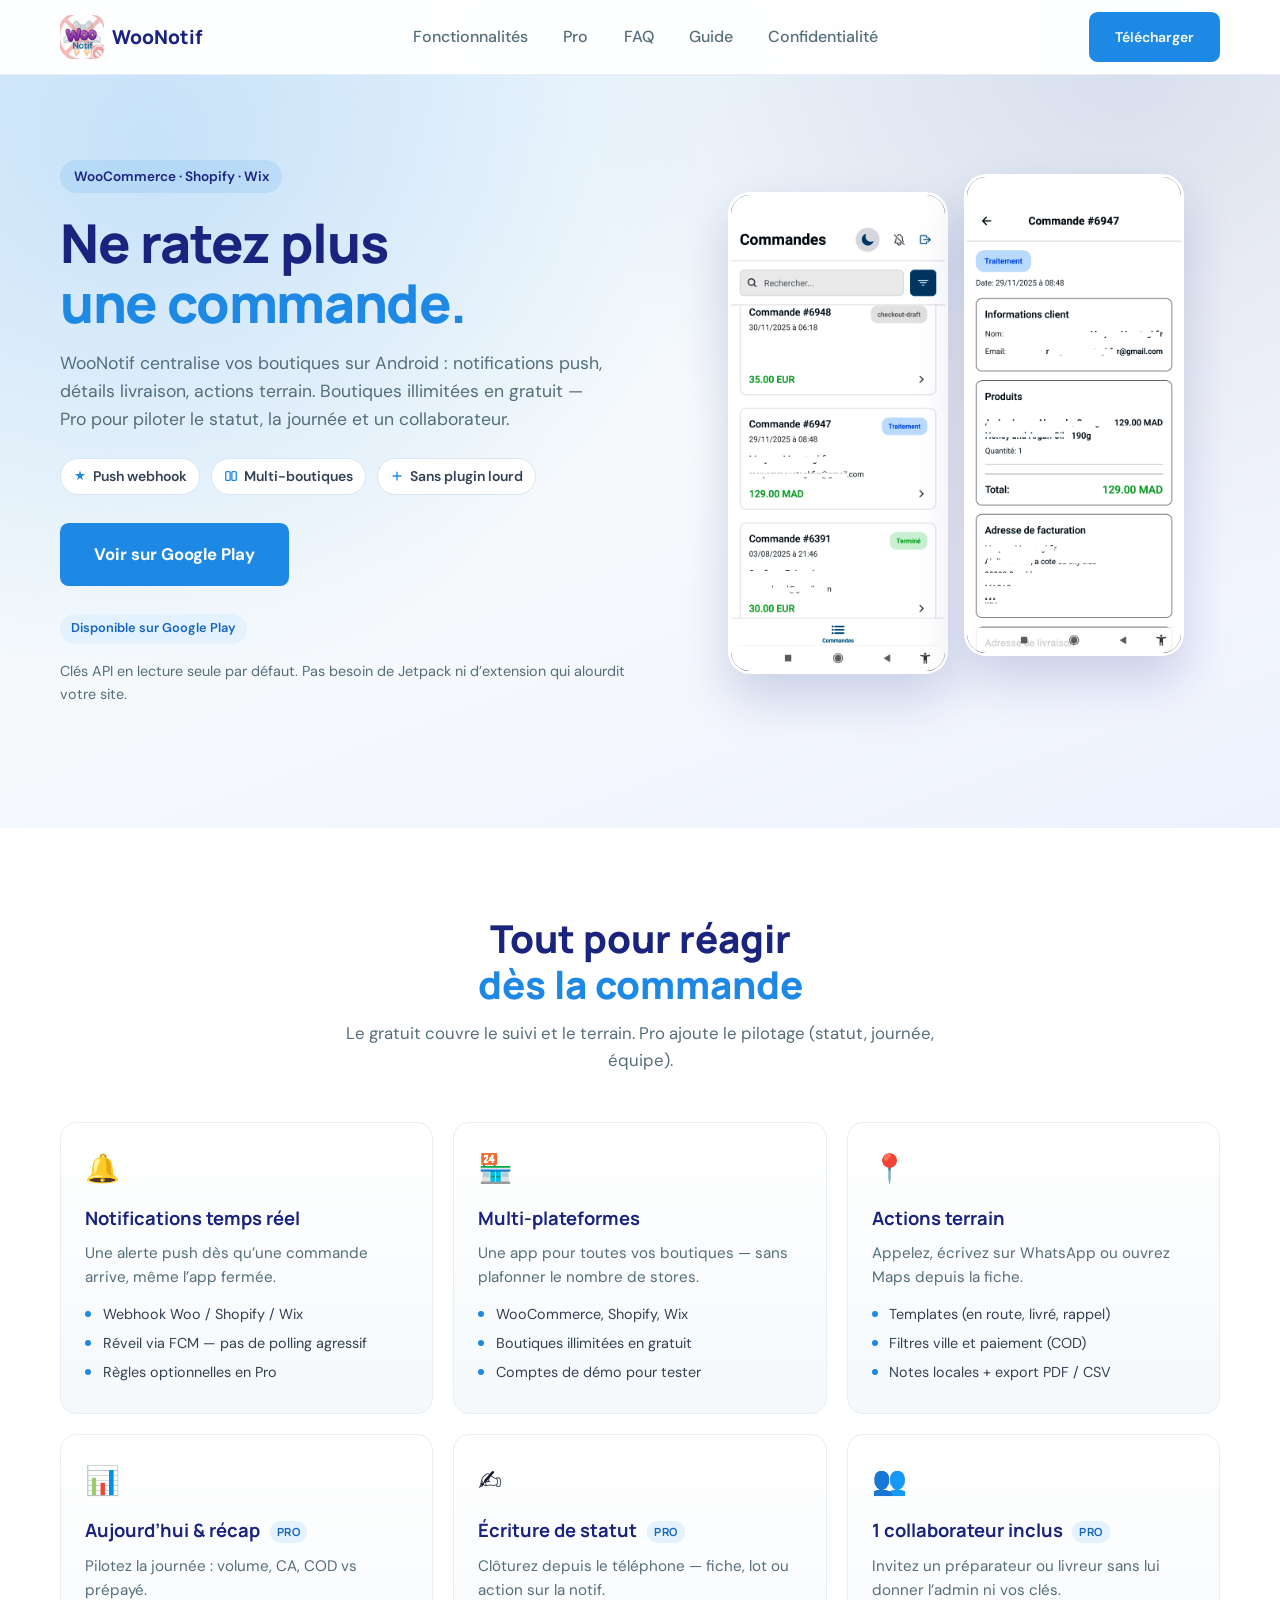
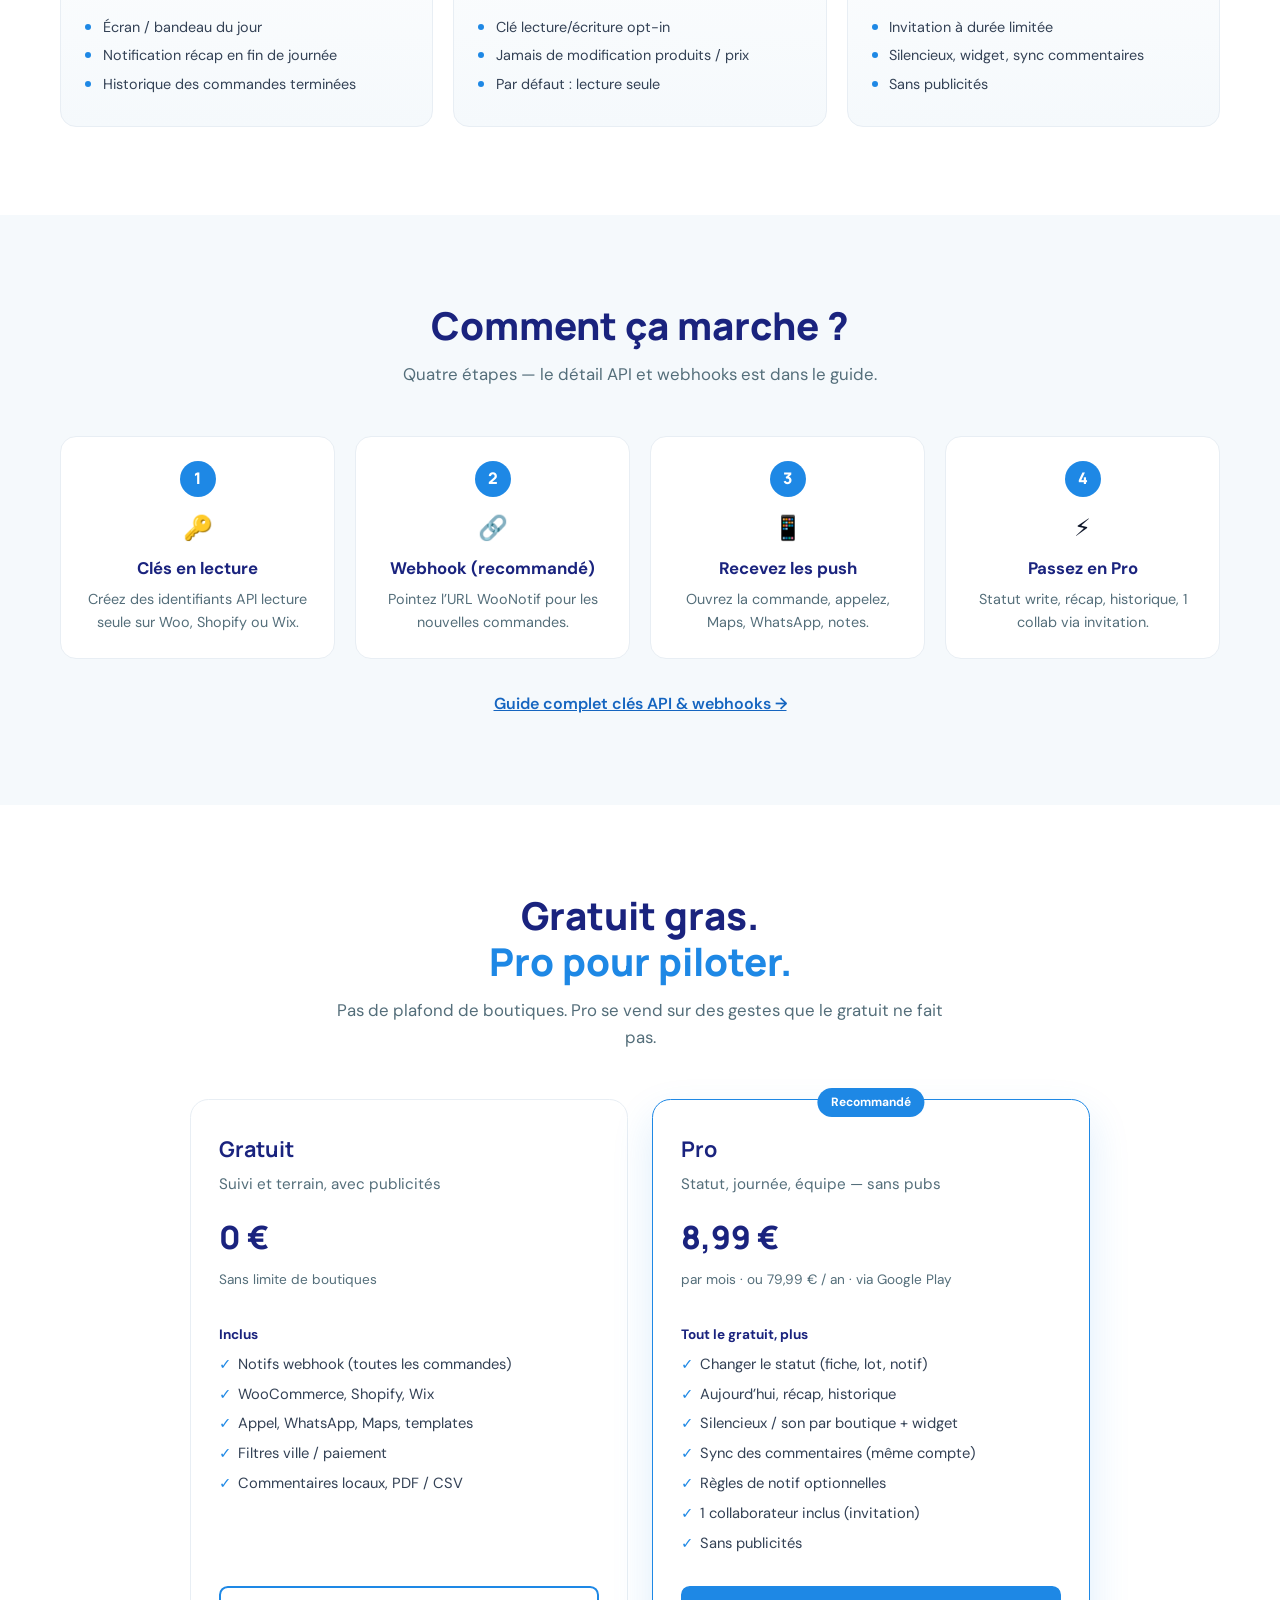
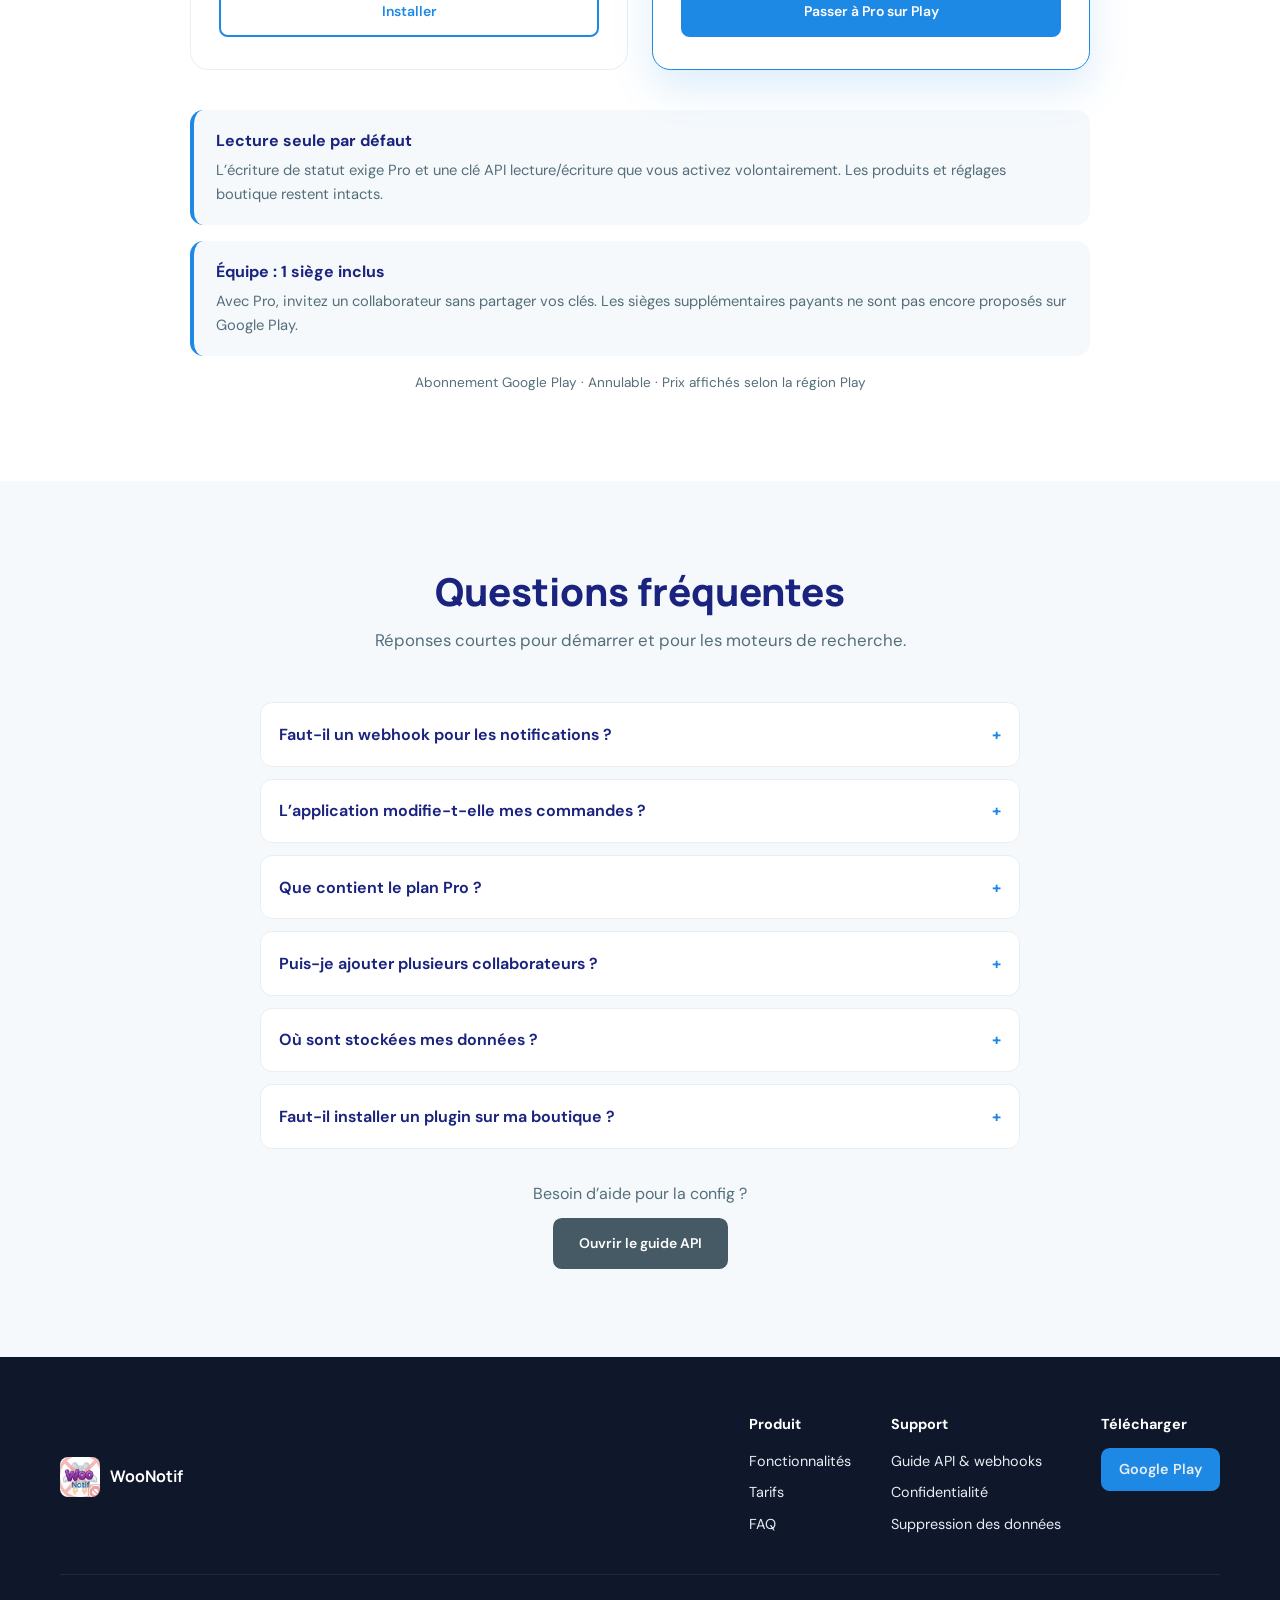
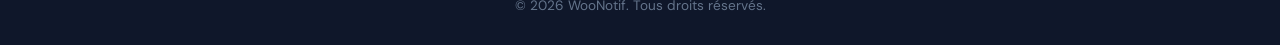
<file: index.html>
<!DOCTYPE html>
<html lang="fr">
<head>
    <meta charset="UTF-8">
    <meta name="viewport" content="width=device-width, initial-scale=1.0">

    <title>WooNotif — Notifications commandes WooCommerce, Shopify &amp; Wix</title>
    <meta name="description" content="Recevez vos commandes WooCommerce, Shopify et Wix en push sur Android. Boutiques illimitées en gratuit. Pro : statut, récap du jour, historique, 1 collaborateur inclus.">
    <meta name="keywords" content="notification commande WooCommerce, Shopify order alert, Wix stores notification, suivi commandes Android, COD livraison, export PDF CSV commandes">
    <link rel="canonical" href="https://l-issam.github.io/woonotif/">
    <link rel="icon" href="assets/images/WooNotif-app-icon.png" type="image/png">

    <meta property="og:type" content="website">
    <meta property="og:url" content="https://l-issam.github.io/woonotif/">
    <meta property="og:title" content="WooNotif — Ne ratez plus une commande">
    <meta property="og:description" content="Push temps réel pour WooCommerce, Shopify et Wix. Gratuit avec boutiques illimitées. Pro pour piloter le statut, le jour et un collaborateur.">
    <meta property="og:image" content="https://l-issam.github.io/woonotif/banner.png">
    <meta property="og:image:width" content="1024">
    <meta property="og:image:height" content="500">
    <meta property="og:locale" content="fr_FR">
    <meta property="og:site_name" content="WooNotif">

    <meta name="twitter:card" content="summary_large_image">
    <meta name="twitter:url" content="https://l-issam.github.io/woonotif/">
    <meta name="twitter:title" content="WooNotif — Notifications e-commerce sur Android">
    <meta name="twitter:description" content="WooCommerce, Shopify, Wix : alertes de commandes, actions terrain, Pro pour le statut et l’équipe.">
    <meta name="twitter:image" content="https://l-issam.github.io/woonotif/banner.png">

    <meta name="robots" content="index, follow, max-snippet:-1, max-image-preview:large, max-video-preview:-1">
    <meta name="author" content="WooNotif">
    <meta name="language" content="French">

    <script type="application/ld+json">
    {
        "@context": "https://schema.org",
        "@type": "SoftwareApplication",
        "name": "WooNotif",
        "description": "Application Android pour suivre les commandes WooCommerce, Shopify et Wix avec notifications push, actions terrain et plan Pro (statut, récap, 1 collaborateur inclus).",
        "url": "https://l-issam.github.io/woonotif/",
        "applicationCategory": "BusinessApplication",
        "operatingSystem": "Android",
        "offers": [
            {
                "@type": "Offer",
                "name": "Gratuit",
                "price": "0",
                "priceCurrency": "EUR",
                "availability": "https://schema.org/InStock"
            },
            {
                "@type": "Offer",
                "name": "Pro mensuel",
                "price": "8.99",
                "priceCurrency": "EUR",
                "availability": "https://schema.org/InStock",
                "url": "https://play.google.com/store/apps/details?id=com.woonotifs.app"
            },
            {
                "@type": "Offer",
                "name": "Pro annuel",
                "price": "79.99",
                "priceCurrency": "EUR",
                "availability": "https://schema.org/InStock",
                "url": "https://play.google.com/store/apps/details?id=com.woonotifs.app"
            }
        ],
        "featureList": [
            "Notifications push via webhooks",
            "WooCommerce, Shopify et Wix",
            "Boutiques illimitées en gratuit",
            "Appel, WhatsApp, Maps et templates",
            "Écriture de statut Pro",
            "Récap du jour et historique Pro",
            "1 collaborateur inclus avec Pro"
        ],
        "screenshot": [
            "https://l-issam.github.io/woonotif/assets/images/woonotif-screen-1.jpg",
            "https://l-issam.github.io/woonotif/assets/images/woonotif-screen-2.jpg"
        ],
        "author": {
            "@type": "Organization",
            "name": "WooNotif"
        },
        "publisher": {
            "@type": "Organization",
            "name": "WooNotif"
        }
    }
    </script>

    <script type="application/ld+json">
    {
        "@context": "https://schema.org",
        "@type": "WebSite",
        "name": "WooNotif",
        "url": "https://l-issam.github.io/woonotif/",
        "description": "Landing officielle WooNotif — notifications de commandes e-commerce sur Android.",
        "inLanguage": "fr-FR",
        "publisher": {
            "@type": "Organization",
            "name": "WooNotif"
        }
    }
    </script>

    <script type="application/ld+json">
    {
        "@context": "https://schema.org",
        "@type": "FAQPage",
        "mainEntity": [
            {
                "@type": "Question",
                "name": "Faut-il un webhook pour les notifications ?",
                "acceptedAnswer": {
                    "@type": "Answer",
                    "text": "Les webhooks sont optionnels mais fortement recommandés. Avec un webhook, le push arrive dès qu’une commande est créée. Sans webhook, l’OS limite fortement le travail en arrière-plan : vous risquez de manquer des alertes."
                }
            },
            {
                "@type": "Question",
                "name": "L’application modifie-t-elle mes commandes ?",
                "acceptedAnswer": {
                    "@type": "Answer",
                    "text": "Par défaut, WooNotif se connecte en lecture seule. Le changement de statut sur la boutique (fiche, lot, action depuis la notif) est réservé au plan Pro avec une clé API lecture/écriture opt-in. Les produits, prix et réglages ne sont jamais modifiés."
                }
            },
            {
                "@type": "Question",
                "name": "Que contient le plan Pro ?",
                "acceptedAnswer": {
                    "@type": "Answer",
                    "text": "Pro (8,99 €/mois ou 79,99 €/an) inclut l’écriture de statut, l’écran Aujourd’hui et le récap, l’historique des terminées, horaires silencieux et widget, sync des commentaires, règles de notif optionnelles, sans publicités, et 1 collaborateur inclus via invitation."
                }
            },
            {
                "@type": "Question",
                "name": "Puis-je ajouter plusieurs collaborateurs ?",
                "acceptedAnswer": {
                    "@type": "Answer",
                    "text": "Le plan Pro inclut un siège collaborateur à remplir par invitation, sans partager vos clés API. Les sièges supplémentaires payants ne sont pas encore en vente sur Google Play."
                }
            },
            {
                "@type": "Question",
                "name": "Où sont stockées mes données ?",
                "acceptedAnswer": {
                    "@type": "Answer",
                    "text": "Un compte WooNotif (e-mail ou Google via Firebase Auth) est requis. Les clés API et la plupart des commandes restent sur l’appareil. Compte, push et sync Pro/équipe passent par Firebase. Voir la politique de confidentialité et la page suppression des données."
                }
            }
        ]
    }
    </script>

    <link rel="preconnect" href="https://fonts.googleapis.com">
    <link rel="preconnect" href="https://fonts.gstatic.com" crossorigin>
    <link href="https://fonts.googleapis.com/css2?family=DM+Sans:wght@400;500;600;700&amp;family=Manrope:wght@600;700;800&amp;display=swap" rel="stylesheet">
    <link rel="stylesheet" href="style.css">
</head>
<body>
    <header class="header">
        <nav class="nav" aria-label="Navigation principale">
            <div class="nav-container">
                <a href="index.html" class="logo">
                    <img src="assets/images/WooNotif-app-icon.png" alt="" class="logo-icon" width="44" height="44">
                    <span class="logo-text">WooNotif</span>
                </a>
                <ul class="nav-menu">
                    <li><a href="#features">Fonctionnalités</a></li>
                    <li><a href="#pricing">Pro</a></li>
                    <li><a href="#faq">FAQ</a></li>
                    <li><a href="guide-api-webhook.html">Guide</a></li>
                    <li><a href="privacy-policy.html">Confidentialité</a></li>
                </ul>
                <a class="btn btn-primary" href="https://play.google.com/store/apps/details?id=com.woonotifs.app" target="_blank" rel="noopener">Télécharger</a>
                <button class="hamburger" type="button" aria-label="Ouvrir le menu" aria-expanded="false">
                    <span></span>
                    <span></span>
                    <span></span>
                </button>
                <div class="mobile-menu">
                    <ul>
                        <li><a href="#features">Fonctionnalités</a></li>
                        <li><a href="#pricing">Pro</a></li>
                        <li><a href="#faq">FAQ</a></li>
                        <li><a href="guide-api-webhook.html">Guide</a></li>
                        <li><a href="privacy-policy.html">Confidentialité</a></li>
                        <li><a href="https://play.google.com/store/apps/details?id=com.woonotifs.app" target="_blank" rel="noopener">Télécharger</a></li>
                    </ul>
                </div>
            </div>
        </nav>
    </header>

    <main>
        <section class="hero">
            <div class="hero-container">
                <div class="hero-content">
                    <div class="hero-badge">WooCommerce · Shopify · Wix</div>
                    <h1 class="hero-title">
                        Ne ratez plus<br>
                        <span class="highlight">une commande.</span>
                    </h1>
                    <p class="hero-description">
                        WooNotif centralise vos boutiques sur Android : notifications push, détails livraison, actions terrain.
                        Boutiques illimitées en gratuit — Pro pour piloter le statut, la journée et un collaborateur.
                    </p>
                    <div class="hero-features">
                        <div class="feature-item">
                            <svg class="feature-item-icon" viewBox="0 0 16 16" aria-hidden="true"><path fill="currentColor" d="M8 1.5L9.2 5.8H13.8L10.1 8.5L11.3 12.8L8 10.1L4.7 12.8L5.9 8.5L2.2 5.8H6.8L8 1.5Z"/></svg>
                            <span>Push webhook</span>
                        </div>
                        <div class="feature-item">
                            <svg class="feature-item-icon" viewBox="0 0 16 16" aria-hidden="true"><rect x="2" y="3" width="5" height="10" rx="1" fill="none" stroke="currentColor" stroke-width="1.5"/><rect x="9" y="3" width="5" height="10" rx="1" fill="none" stroke="currentColor" stroke-width="1.5"/></svg>
                            <span>Multi-boutiques</span>
                        </div>
                        <div class="feature-item">
                            <svg class="feature-item-icon" viewBox="0 0 16 16" aria-hidden="true"><path fill="none" stroke="currentColor" stroke-width="1.5" d="M3 8h10M8 3v10"/></svg>
                            <span>Sans plugin lourd</span>
                        </div>
                    </div>
                    <a class="btn btn-primary btn-large" href="https://play.google.com/store/apps/details?id=com.woonotifs.app" target="_blank" rel="noopener">
                        Voir sur Google Play
                    </a>
                    <div class="platform-line" aria-label="Disponibilité">
                        <span class="platform-pill platform-pill--available">Disponible sur Google Play</span>
                    </div>
                    <p class="hero-footer">Clés API en lecture seule par défaut. Pas besoin de Jetpack ni d’extension qui alourdit votre site.</p>
                </div>
                <div class="app-showcase" aria-hidden="false">
                    <div class="phone-mockup">
                        <img class="phone-screen" src="assets/images/woonotif-screen-1.jpg" alt="Liste des commandes WooNotif sur Android" width="440" height="880" loading="eager">
                    </div>
                    <div class="phone-mockup">
                        <img class="phone-screen" src="assets/images/woonotif-screen-2.jpg" alt="Détail d’une commande dans WooNotif" width="440" height="880" loading="lazy">
                    </div>
                </div>
            </div>
        </section>

        <section id="features" class="features">
            <div class="container">
                <div class="section-header">
                    <h2>Tout pour réagir<br><span class="highlight">dès la commande</span></h2>
                    <p>Le gratuit couvre le suivi et le terrain. Pro ajoute le pilotage (statut, journée, équipe).</p>
                </div>
                <div class="features-grid">
                    <article class="feature-card">
                        <div class="feature-icon-large" aria-hidden="true">🔔</div>
                        <h3>Notifications temps réel</h3>
                        <p>Une alerte push dès qu’une commande arrive, même l’app fermée.</p>
                        <ul>
                            <li>Webhook Woo / Shopify / Wix</li>
                            <li>Réveil via FCM — pas de polling agressif</li>
                            <li>Règles optionnelles en Pro</li>
                        </ul>
                    </article>
                    <article class="feature-card">
                        <div class="feature-icon-large" aria-hidden="true">🏪</div>
                        <h3>Multi-plateformes</h3>
                        <p>Une app pour toutes vos boutiques — sans plafonner le nombre de stores.</p>
                        <ul>
                            <li>WooCommerce, Shopify, Wix</li>
                            <li>Boutiques illimitées en gratuit</li>
                            <li>Comptes de démo pour tester</li>
                        </ul>
                    </article>
                    <article class="feature-card">
                        <div class="feature-icon-large" aria-hidden="true">📍</div>
                        <h3>Actions terrain</h3>
                        <p>Appelez, écrivez sur WhatsApp ou ouvrez Maps depuis la fiche.</p>
                        <ul>
                            <li>Templates (en route, livré, rappel)</li>
                            <li>Filtres ville et paiement (COD)</li>
                            <li>Notes locales + export PDF / CSV</li>
                        </ul>
                    </article>
                    <article class="feature-card">
                        <div class="feature-icon-large" aria-hidden="true">📊</div>
                        <h3>Aujourd’hui &amp; récap <span class="pro-tag">Pro</span></h3>
                        <p>Pilotez la journée : volume, CA, COD vs prépayé.</p>
                        <ul>
                            <li>Écran / bandeau du jour</li>
                            <li>Notification récap en fin de journée</li>
                            <li>Historique des commandes terminées</li>
                        </ul>
                    </article>
                    <article class="feature-card">
                        <div class="feature-icon-large" aria-hidden="true">✍️</div>
                        <h3>Écriture de statut <span class="pro-tag">Pro</span></h3>
                        <p>Clôturez depuis le téléphone — fiche, lot ou action sur la notif.</p>
                        <ul>
                            <li>Clé lecture/écriture opt-in</li>
                            <li>Jamais de modification produits / prix</li>
                            <li>Par défaut : lecture seule</li>
                        </ul>
                    </article>
                    <article class="feature-card">
                        <div class="feature-icon-large" aria-hidden="true">👥</div>
                        <h3>1 collaborateur inclus <span class="pro-tag">Pro</span></h3>
                        <p>Invitez un préparateur ou livreur sans lui donner l’admin ni vos clés.</p>
                        <ul>
                            <li>Invitation à durée limitée</li>
                            <li>Silencieux, widget, sync commentaires</li>
                            <li>Sans publicités</li>
                        </ul>
                    </article>
                </div>
            </div>
        </section>

        <section class="how-it-works" id="how">
            <div class="container">
                <div class="section-header">
                    <h2>Comment ça marche&nbsp;?</h2>
                    <p>Quatre étapes — le détail API et webhooks est dans le guide.</p>
                </div>
                <div class="steps-grid">
                    <div class="step">
                        <div class="step-number">1</div>
                        <div class="step-icon" aria-hidden="true">🔑</div>
                        <h3>Clés en lecture</h3>
                        <p>Créez des identifiants API lecture seule sur Woo, Shopify ou Wix.</p>
                    </div>
                    <div class="step">
                        <div class="step-number">2</div>
                        <div class="step-icon" aria-hidden="true">🔗</div>
                        <h3>Webhook (recommandé)</h3>
                        <p>Pointez l’URL WooNotif pour les nouvelles commandes.</p>
                    </div>
                    <div class="step">
                        <div class="step-number">3</div>
                        <div class="step-icon" aria-hidden="true">📱</div>
                        <h3>Recevez les push</h3>
                        <p>Ouvrez la commande, appelez, Maps, WhatsApp, notes.</p>
                    </div>
                    <div class="step">
                        <div class="step-number">4</div>
                        <div class="step-icon" aria-hidden="true">⚡</div>
                        <h3>Passez en Pro</h3>
                        <p>Statut write, récap, historique, 1 collab via invitation.</p>
                    </div>
                </div>
                <p class="how-link">
                    <a href="guide-api-webhook.html">Guide complet clés API &amp; webhooks →</a>
                </p>
            </div>
        </section>

        <section id="pricing" class="pricing">
            <div class="container">
                <div class="section-header">
                    <h2>Gratuit gras.<br><span class="highlight">Pro pour piloter.</span></h2>
                    <p>Pas de plafond de boutiques. Pro se vend sur des gestes que le gratuit ne fait pas.</p>
                </div>
                <div class="pricing-grid">
                    <div class="pricing-card">
                        <div class="pricing-header">
                            <h3>Gratuit</h3>
                            <p>Suivi et terrain, avec publicités</p>
                            <div class="price">
                                <span class="price-amount">0&nbsp;€</span>
                                <span class="price-note">Sans limite de boutiques</span>
                            </div>
                        </div>
                        <div class="pricing-features">
                            <p>Inclus</p>
                            <ul>
                                <li>Notifs webhook (toutes les commandes)</li>
                                <li>WooCommerce, Shopify, Wix</li>
                                <li>Appel, WhatsApp, Maps, templates</li>
                                <li>Filtres ville / paiement</li>
                                <li>Commentaires locaux, PDF / CSV</li>
                            </ul>
                        </div>
                        <a class="btn btn-outline" href="https://play.google.com/store/apps/details?id=com.woonotifs.app" target="_blank" rel="noopener">Installer</a>
                    </div>
                    <div class="pricing-card featured">
                        <div class="featured-badge">Recommandé</div>
                        <div class="pricing-header">
                            <h3>Pro</h3>
                            <p>Statut, journée, équipe — sans pubs</p>
                            <div class="price">
                                <span class="price-amount">8,99&nbsp;€</span>
                                <span class="price-note">par mois · ou 79,99&nbsp;€ / an · via Google Play</span>
                            </div>
                        </div>
                        <div class="pricing-features">
                            <p>Tout le gratuit, plus</p>
                            <ul>
                                <li>Changer le statut (fiche, lot, notif)</li>
                                <li>Aujourd’hui, récap, historique</li>
                                <li>Silencieux / son par boutique + widget</li>
                                <li>Sync des commentaires (même compte)</li>
                                <li>Règles de notif optionnelles</li>
                                <li>1 collaborateur inclus (invitation)</li>
                                <li>Sans publicités</li>
                            </ul>
                        </div>
                        <a class="btn btn-primary" href="https://play.google.com/store/apps/details?id=com.woonotifs.app" target="_blank" rel="noopener">Passer à Pro sur Play</a>
                    </div>
                </div>
                <div class="pricing-footer">
                    <div class="highlight-box">
                        <h3>Lecture seule par défaut</h3>
                        <p>L’écriture de statut exige Pro et une clé API lecture/écriture que vous activez volontairement. Les produits et réglages boutique restent intacts.</p>
                    </div>
                    <div class="highlight-box">
                        <h3>Équipe : 1 siège inclus</h3>
                        <p>Avec Pro, invitez un collaborateur sans partager vos clés. Les sièges supplémentaires payants ne sont pas encore proposés sur Google Play.</p>
                    </div>
                    <p class="footer-note">Abonnement Google Play · Annulable · Prix affichés selon la région Play</p>
                </div>
            </div>
        </section>

        <section id="faq" class="faq">
            <div class="container">
                <div class="section-header">
                    <h2>Questions fréquentes</h2>
                    <p>Réponses courtes pour démarrer et pour les moteurs de recherche.</p>
                </div>
                <div class="faq-list">
                    <details class="faq-item">
                        <summary>Faut-il un webhook pour les notifications&nbsp;?</summary>
                        <p>Optionnel mais fortement recommandé. Avec un webhook, le push arrive dès la création de commande. Sans webhook, l’arrière-plan OS est peu fiable : vous risquez de manquer des alertes. Le <a href="guide-api-webhook.html">guide</a> détaille Woo, Shopify et Wix.</p>
                    </details>
                    <details class="faq-item">
                        <summary>L’application modifie-t-elle mes commandes&nbsp;?</summary>
                        <p>Par défaut, non : connexion en lecture seule. Le changement de statut sur la boutique est réservé au Pro avec clé write opt-in (fiche, lot, action notif). Produits, prix et réglages ne sont jamais touchés.</p>
                    </details>
                    <details class="faq-item">
                        <summary>Que contient le plan Pro&nbsp;?</summary>
                        <p>8,99&nbsp;€/mois ou 79,99&nbsp;€/an : écriture de statut, Aujourd’hui / récap, historique, silencieux et widget, sync commentaires, règles optionnelles, sans pubs, et 1 collaborateur inclus par invitation.</p>
                    </details>
                    <details class="faq-item">
                        <summary>Puis-je ajouter plusieurs collaborateurs&nbsp;?</summary>
                        <p>Pro inclut un siège à remplir par invitation, sans clés API. Les sièges supplémentaires payants ne sont pas encore en vente sur Google Play (seuls les abonnements Pro mensuel et annuel existent aujourd’hui).</p>
                    </details>
                    <details class="faq-item">
                        <summary>Où sont stockées mes données&nbsp;?</summary>
                        <p>Un <strong>compte</strong> (e-mail ou Google) est requis. Clés API et la plupart des commandes restent sur l’appareil ; compte, push et sync Pro/équipe passent par Firebase. Détails : <a href="privacy-policy.html">confidentialité</a> et <a href="data-deletion.html">suppression des données</a>.</p>
                    </details>
                    <details class="faq-item">
                        <summary>Faut-il installer un plugin sur ma boutique&nbsp;?</summary>
                        <p>Non. WooNotif utilise les API officielles et un webhook natif. Pas de Jetpack ni d’extension lourde côté WordPress / Shopify / Wix.</p>
                    </details>
                </div>
                <div class="faq-cta">
                    <p>Besoin d’aide pour la config&nbsp;?</p>
                    <a class="btn btn-secondary" href="guide-api-webhook.html">Ouvrir le guide API</a>
                </div>
            </div>
        </section>
    </main>

    <footer class="footer">
        <div class="container">
            <div class="footer-content">
                <div class="footer-logo">
                    <img class="footer-icon" src="assets/images/WooNotif-app-icon.png" alt="" width="40" height="40">
                    <span>WooNotif</span>
                </div>
                <div class="footer-links">
                    <div class="footer-section">
                        <h4>Produit</h4>
                        <ul>
                            <li><a href="#features">Fonctionnalités</a></li>
                            <li><a href="#pricing">Tarifs</a></li>
                            <li><a href="#faq">FAQ</a></li>
                        </ul>
                    </div>
                    <div class="footer-section">
                        <h4>Support</h4>
                        <ul>
                            <li><a href="guide-api-webhook.html">Guide API &amp; webhooks</a></li>
                            <li><a href="privacy-policy.html">Confidentialité</a></li>
                            <li><a href="data-deletion.html">Suppression des données</a></li>
                        </ul>
                    </div>
                    <div class="footer-section">
                        <h4>Télécharger</h4>
                        <a class="btn btn-small btn-primary" href="https://play.google.com/store/apps/details?id=com.woonotifs.app" target="_blank" rel="noopener">Google Play</a>
                    </div>
                </div>
            </div>
            <div class="footer-bottom">
                <p>&copy; 2026 WooNotif. Tous droits réservés.</p>
            </div>
        </div>
    </footer>

    <script>
        (function () {
            var hamburger = document.querySelector('.hamburger');
            var mobileMenu = document.querySelector('.mobile-menu');
            if (!hamburger || !mobileMenu) return;
            hamburger.addEventListener('click', function () {
                var open = mobileMenu.classList.toggle('show');
                hamburger.classList.toggle('active', open);
                hamburger.setAttribute('aria-expanded', open ? 'true' : 'false');
            });
            mobileMenu.querySelectorAll('a').forEach(function (link) {
                link.addEventListener('click', function () {
                    mobileMenu.classList.remove('show');
                    hamburger.classList.remove('active');
                    hamburger.setAttribute('aria-expanded', 'false');
                });
            });
        })();
    </script>
</body>
</html>
</file>
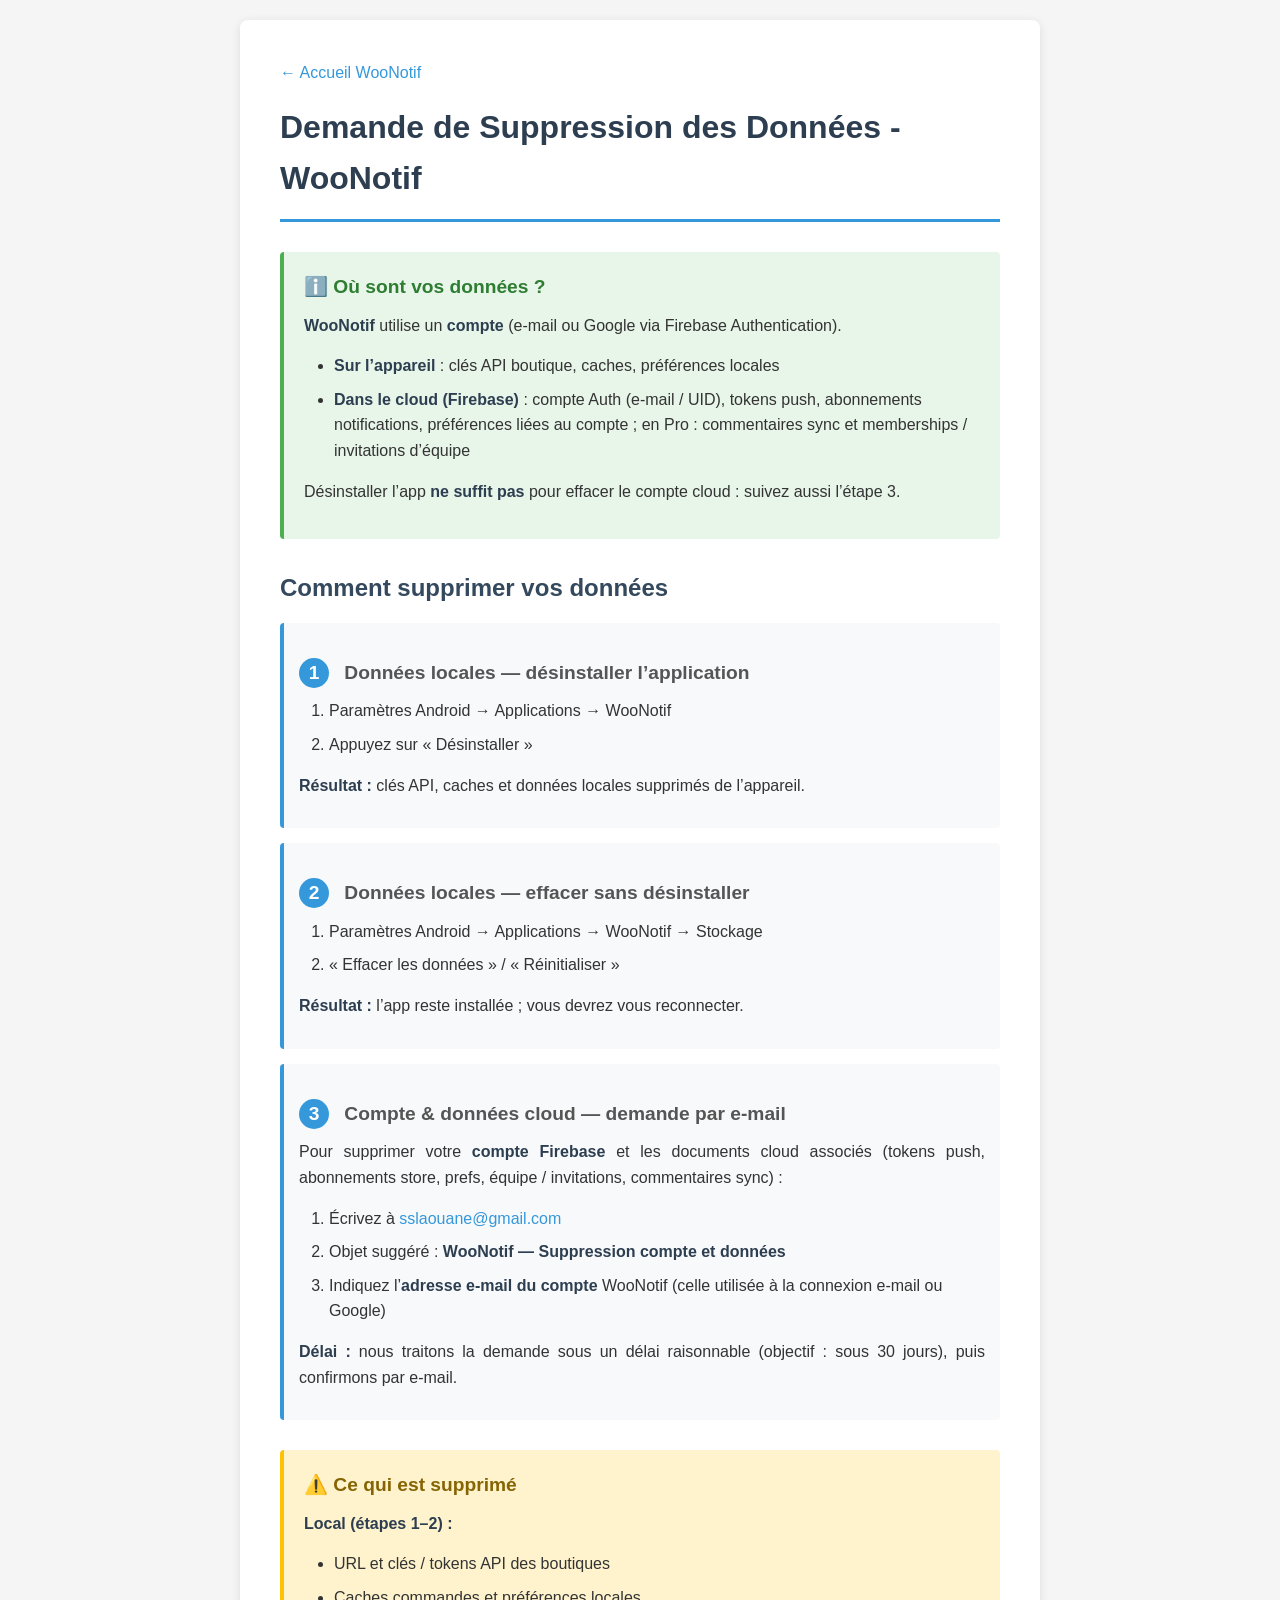
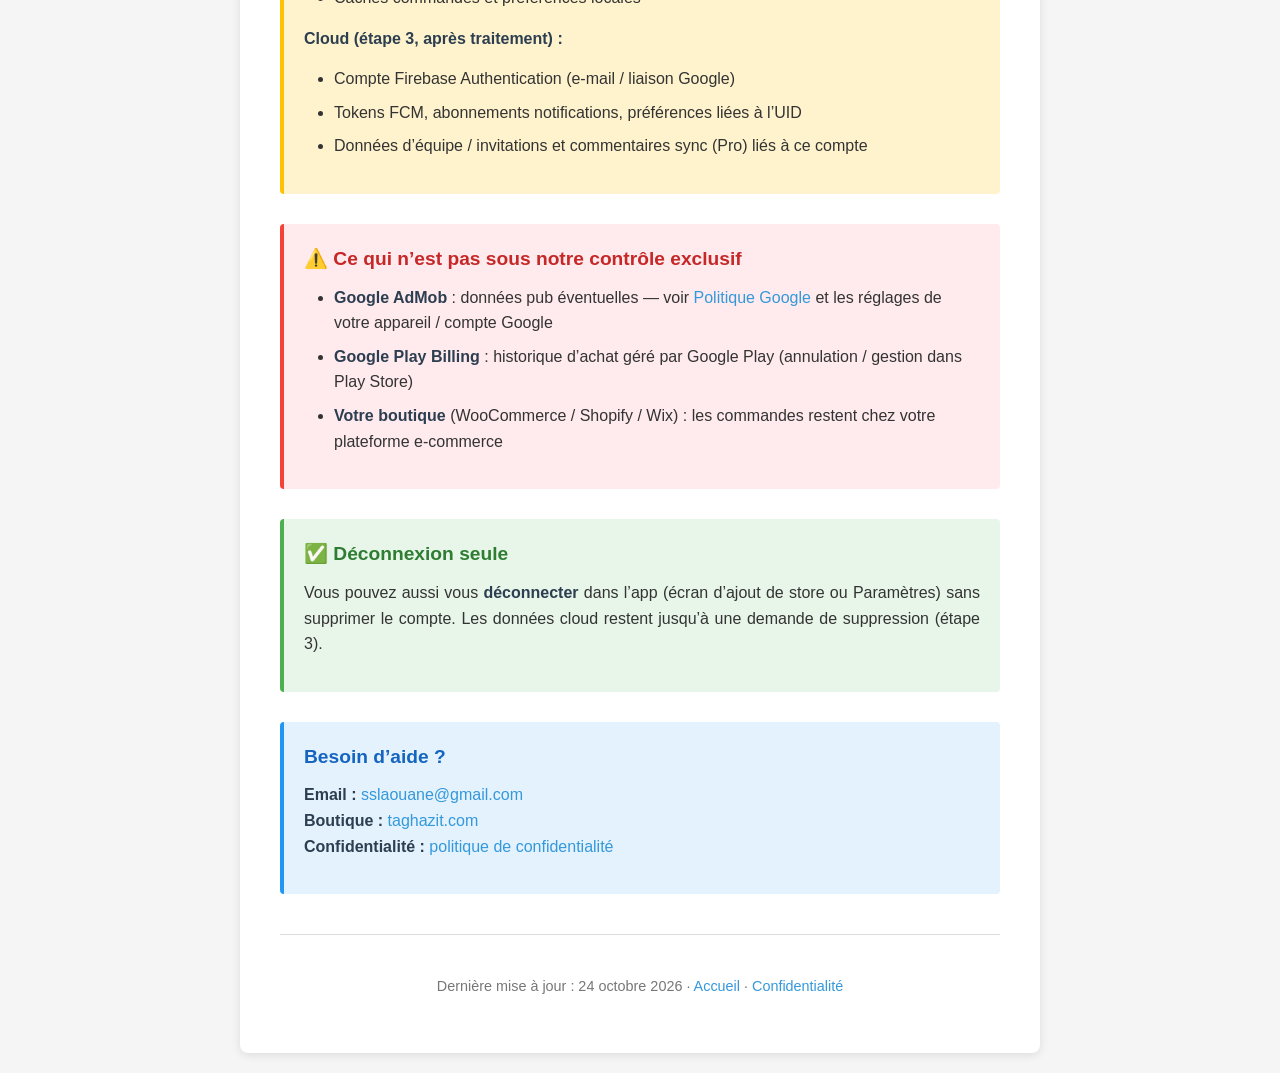
<file: data-deletion.html>
<!DOCTYPE html>
<html lang="fr">
<head>
    <meta charset="UTF-8">
    <meta name="viewport" content="width=device-width, initial-scale=1.0">
    <meta name="description" content="Demande de suppression des données - WooNotif - Compte Firebase, données locales et cloud">
    <title>Suppression des Données - WooNotif</title>
    <style>
        * {
            margin: 0;
            padding: 0;
            box-sizing: border-box;
        }
        
        body {
            font-family: -apple-system, BlinkMacSystemFont, 'Segoe UI', Roboto, 'Helvetica Neue', Arial, sans-serif;
            line-height: 1.6;
            color: #333;
            background-color: #f5f5f5;
            padding: 20px;
        }
        
        .container {
            max-width: 800px;
            margin: 0 auto;
            background: white;
            padding: 40px;
            border-radius: 8px;
            box-shadow: 0 2px 10px rgba(0,0,0,0.1);
        }
        
        h1 {
            color: #2c3e50;
            border-bottom: 3px solid #3498db;
            padding-bottom: 15px;
            margin-bottom: 30px;
            font-size: 2em;
        }
        
        h2 {
            color: #34495e;
            margin-top: 30px;
            margin-bottom: 15px;
            font-size: 1.5em;
        }
        
        h3 {
            color: #555;
            margin-top: 20px;
            margin-bottom: 10px;
            font-size: 1.2em;
        }
        
        p {
            margin-bottom: 15px;
            text-align: justify;
        }
        
        ul, ol {
            margin-left: 30px;
            margin-bottom: 15px;
        }
        
        li {
            margin-bottom: 8px;
        }
        
        strong {
            color: #2c3e50;
        }
        
        .important-box {
            background-color: #fff3cd;
            padding: 20px;
            border-left: 4px solid #ffc107;
            margin: 30px 0;
            border-radius: 4px;
        }
        
        .important-box h3 {
            color: #856404;
            margin-top: 0;
        }
        
        .info-box {
            background-color: #e8f5e9;
            padding: 20px;
            border-left: 4px solid #4caf50;
            margin: 30px 0;
            border-radius: 4px;
        }
        
        .info-box h3 {
            color: #2e7d32;
            margin-top: 0;
        }
        
        .warning-box {
            background-color: #ffebee;
            padding: 20px;
            border-left: 4px solid #f44336;
            margin: 30px 0;
            border-radius: 4px;
        }
        
        .warning-box h3 {
            color: #c62828;
            margin-top: 0;
        }
        
        .step {
            background-color: #f8f9fa;
            padding: 15px;
            margin: 15px 0;
            border-left: 4px solid #3498db;
            border-radius: 4px;
        }
        
        .step-number {
            display: inline-block;
            background-color: #3498db;
            color: white;
            width: 30px;
            height: 30px;
            border-radius: 50%;
            text-align: center;
            line-height: 30px;
            font-weight: bold;
            margin-right: 10px;
        }
        
        a {
            color: #3498db;
            text-decoration: none;
        }
        
        a:hover {
            text-decoration: underline;
        }
        
        .contact-info {
            background-color: #e3f2fd;
            padding: 20px;
            border-radius: 4px;
            margin-top: 30px;
            border-left: 4px solid #2196f3;
        }
        
        .contact-info h3 {
            color: #1565c0;
            margin-top: 0;
        }
        
        @media (max-width: 600px) {
            .container {
                padding: 20px;
            }
            
            h1 {
                font-size: 1.5em;
            }
            
            h2 {
                font-size: 1.3em;
            }
        }
    </style>
</head>
<body>
    <div class="container">
        <p style="margin-bottom: 1rem;"><a href="index.html">← Accueil WooNotif</a></p>
        <h1>Demande de Suppression des Données - WooNotif</h1>
        
        <div class="info-box">
            <h3>ℹ️ Où sont vos données ?</h3>
            <p>
                <strong>WooNotif</strong> utilise un <strong>compte</strong> (e-mail ou Google via Firebase Authentication).
            </p>
            <ul>
                <li><strong>Sur l’appareil</strong> : clés API boutique, caches, préférences locales</li>
                <li><strong>Dans le cloud (Firebase)</strong> : compte Auth (e-mail / UID), tokens push, abonnements notifications,
                    préférences liées au compte ; en Pro : commentaires sync et memberships / invitations d’équipe</li>
            </ul>
            <p>
                Désinstaller l’app <strong>ne suffit pas</strong> pour effacer le compte cloud : suivez aussi l’étape 3.
            </p>
        </div>
        
        <h2>Comment supprimer vos données</h2>
        
        <div class="step">
            <h3><span class="step-number">1</span> Données locales — désinstaller l’application</h3>
            <ol>
                <li>Paramètres Android → Applications → WooNotif</li>
                <li>Appuyez sur « Désinstaller »</li>
            </ol>
            <p><strong>Résultat :</strong> clés API, caches et données locales supprimés de l’appareil.</p>
        </div>
        
        <div class="step">
            <h3><span class="step-number">2</span> Données locales — effacer sans désinstaller</h3>
            <ol>
                <li>Paramètres Android → Applications → WooNotif → Stockage</li>
                <li>« Effacer les données » / « Réinitialiser »</li>
            </ol>
            <p><strong>Résultat :</strong> l’app reste installée ; vous devrez vous reconnecter.</p>
        </div>
        
        <div class="step">
            <h3><span class="step-number">3</span> Compte &amp; données cloud — demande par e-mail</h3>
            <p>
                Pour supprimer votre <strong>compte Firebase</strong> et les documents cloud associés (tokens push,
                abonnements store, prefs, équipe / invitations, commentaires sync) :
            </p>
            <ol>
                <li>Écrivez à <a href="mailto:sslaouane@gmail.com?subject=WooNotif%20-%20Suppression%20compte%20et%20donnees">sslaouane@gmail.com</a></li>
                <li>Objet suggéré : <strong>WooNotif — Suppression compte et données</strong></li>
                <li>Indiquez l’<strong>adresse e-mail du compte</strong> WooNotif (celle utilisée à la connexion e-mail ou Google)</li>
            </ol>
            <p>
                <strong>Délai :</strong> nous traitons la demande sous un délai raisonnable (objectif : sous 30 jours),
                puis confirmons par e-mail.
            </p>
        </div>

        <div class="important-box">
            <h3>⚠️ Ce qui est supprimé</h3>
            <p><strong>Local (étapes 1–2) :</strong></p>
            <ul>
                <li>URL et clés / tokens API des boutiques</li>
                <li>Caches commandes et préférences locales</li>
            </ul>
            <p><strong>Cloud (étape 3, après traitement) :</strong></p>
            <ul>
                <li>Compte Firebase Authentication (e-mail / liaison Google)</li>
                <li>Tokens FCM, abonnements notifications, préférences liées à l’UID</li>
                <li>Données d’équipe / invitations et commentaires sync (Pro) liés à ce compte</li>
            </ul>
        </div>
        
        <div class="warning-box">
            <h3>⚠️ Ce qui n’est pas sous notre contrôle exclusif</h3>
            <ul>
                <li><strong>Google AdMob</strong> : données pub éventuelles — voir
                    <a href="https://policies.google.com/privacy" target="_blank" rel="noopener">Politique Google</a>
                    et les réglages de votre appareil / compte Google</li>
                <li><strong>Google Play Billing</strong> : historique d’achat géré par Google Play (annulation / gestion dans Play Store)</li>
                <li><strong>Votre boutique</strong> (WooCommerce / Shopify / Wix) : les commandes restent chez votre plateforme e-commerce</li>
            </ul>
        </div>

        <div class="info-box">
            <h3>✅ Déconnexion seule</h3>
            <p>
                Vous pouvez aussi vous <strong>déconnecter</strong> dans l’app (écran d’ajout de store ou Paramètres)
                sans supprimer le compte. Les données cloud restent jusqu’à une demande de suppression (étape 3).
            </p>
        </div>
        
        <div class="contact-info">
            <h3>Besoin d’aide ?</h3>
            <p>
                <strong>Email :</strong> <a href="mailto:sslaouane@gmail.com">sslaouane@gmail.com</a><br>
                <strong>Boutique :</strong> <a href="https://taghazit.com" target="_blank" rel="noopener">taghazit.com</a><br>
                <strong>Confidentialité :</strong> <a href="privacy-policy.html">politique de confidentialité</a>
            </p>
        </div>
        
        <hr style="margin: 40px 0; border: none; border-top: 1px solid #ddd;">
        
        <p style="text-align: center; color: #777; font-size: 0.9em;">
            Dernière mise à jour : 24 octobre 2026 ·
            <a href="index.html">Accueil</a> ·
            <a href="privacy-policy.html">Confidentialité</a>
        </p>
    </div>
</body>
</html>
</file>
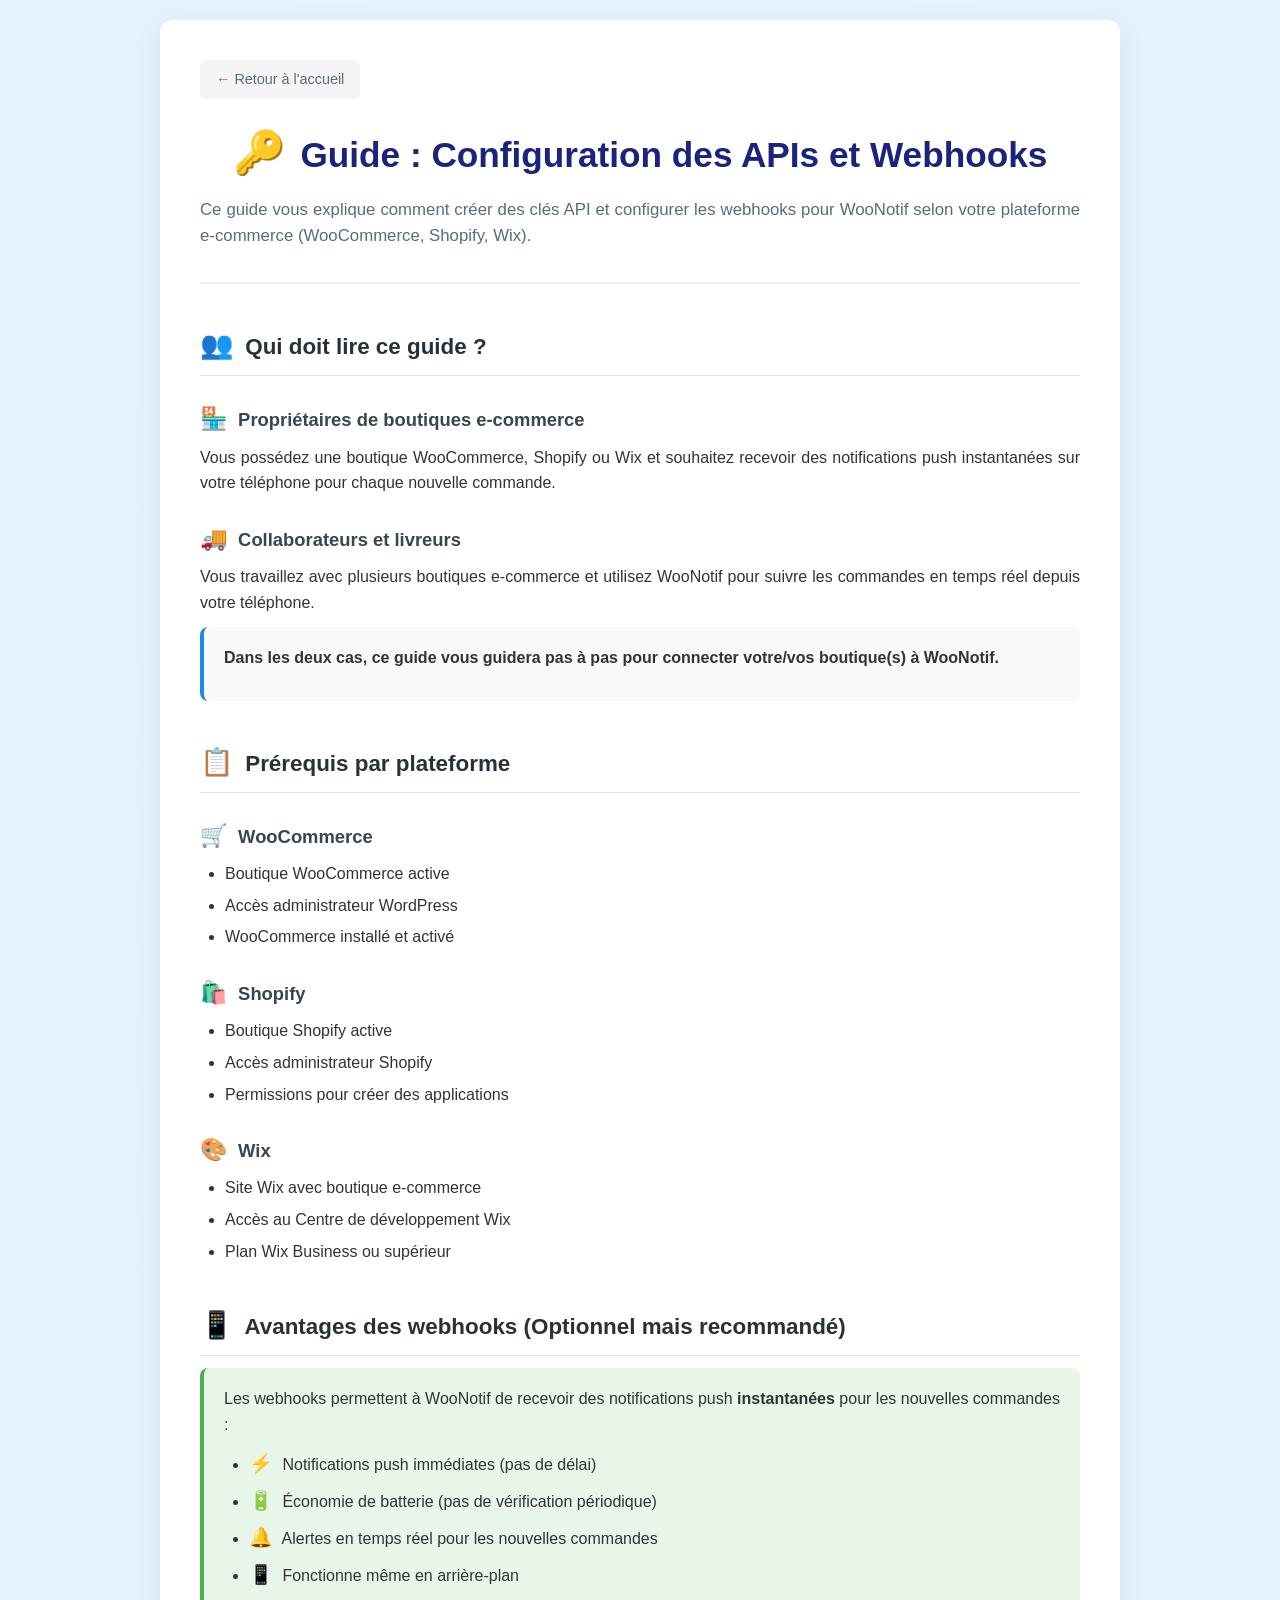
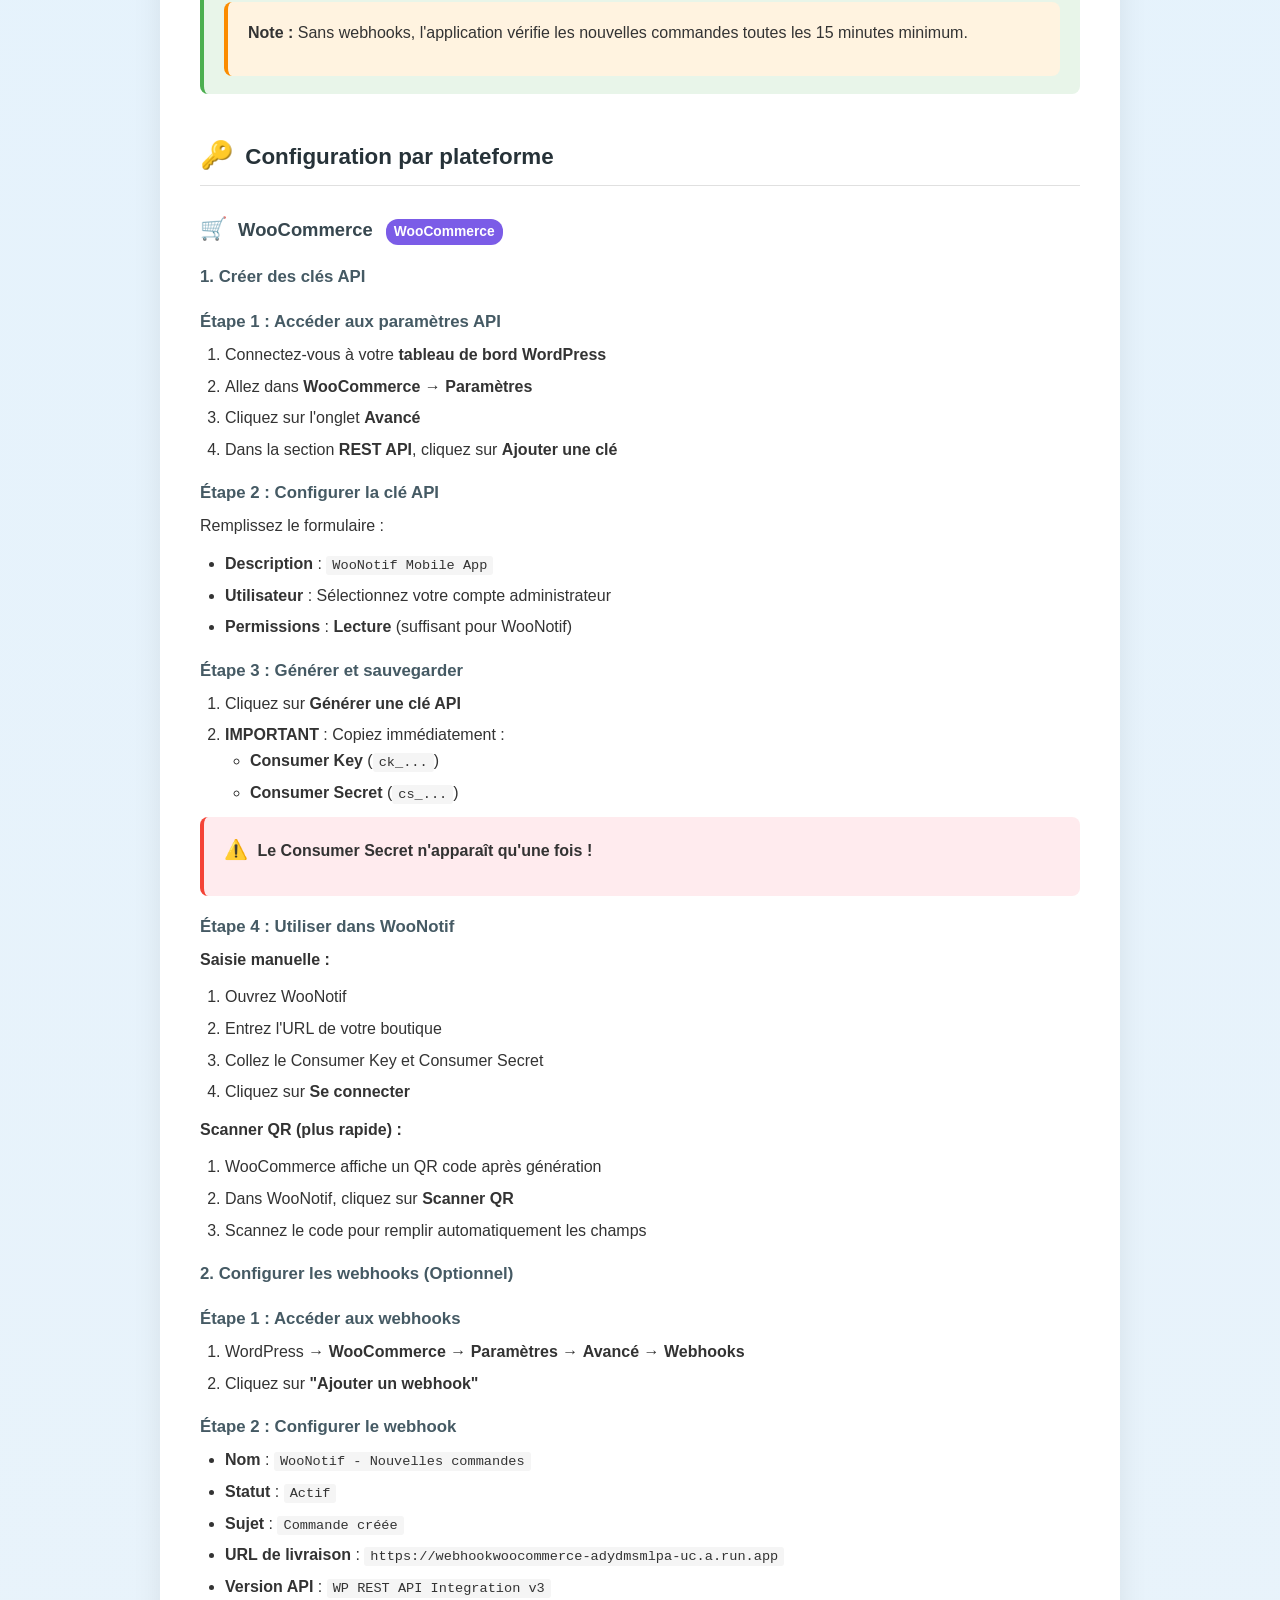
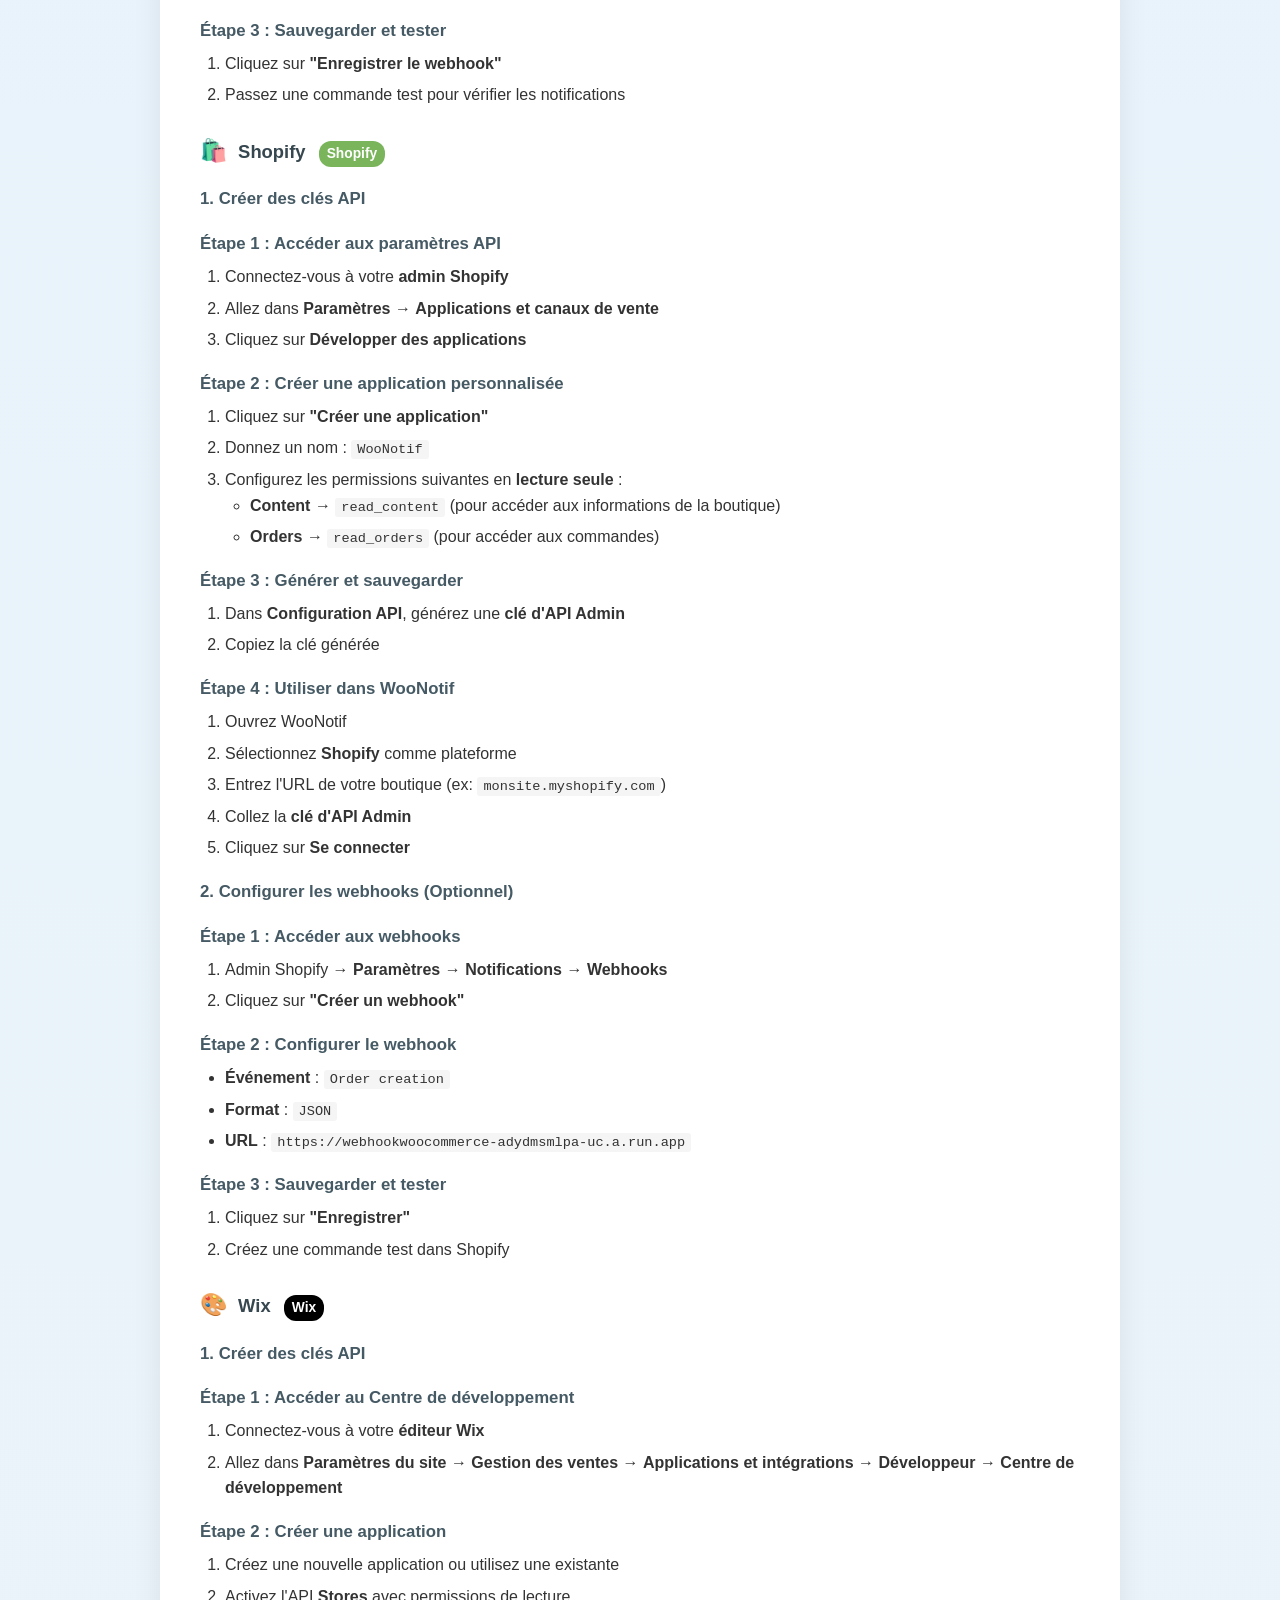
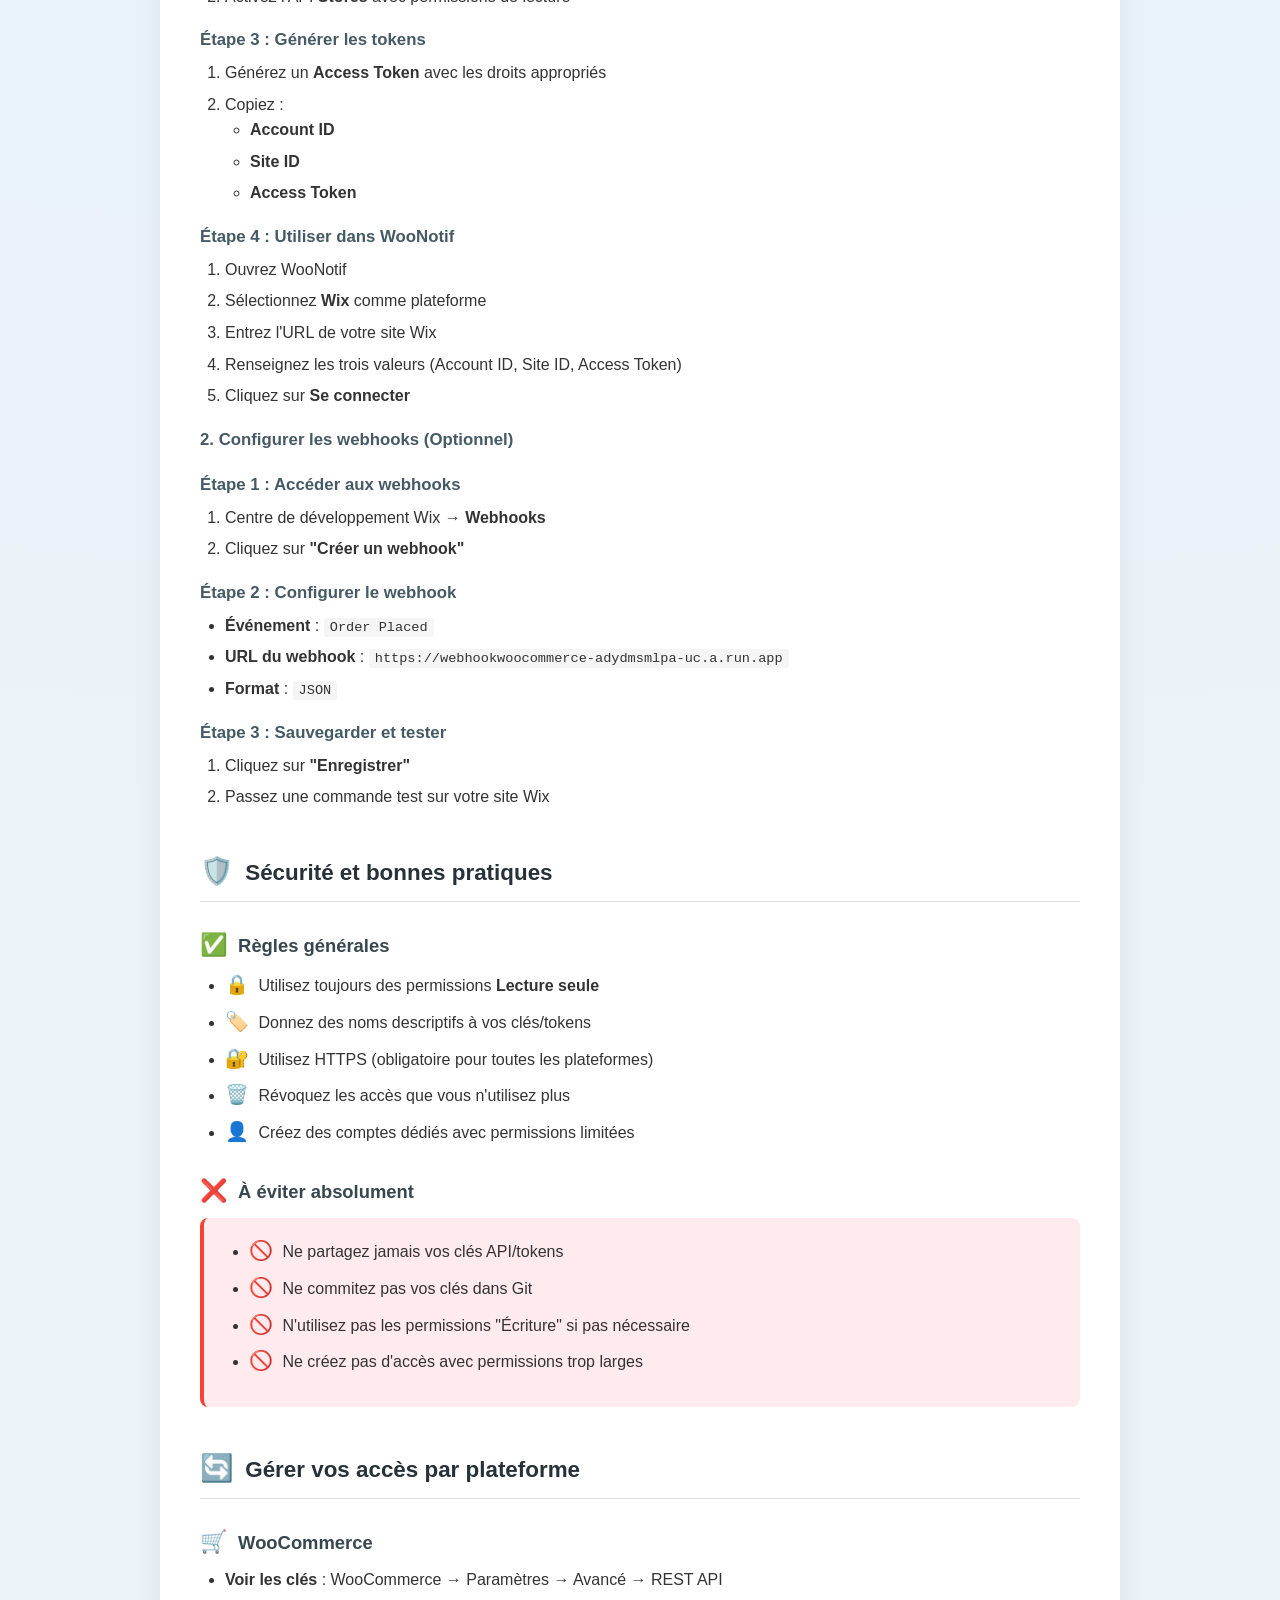
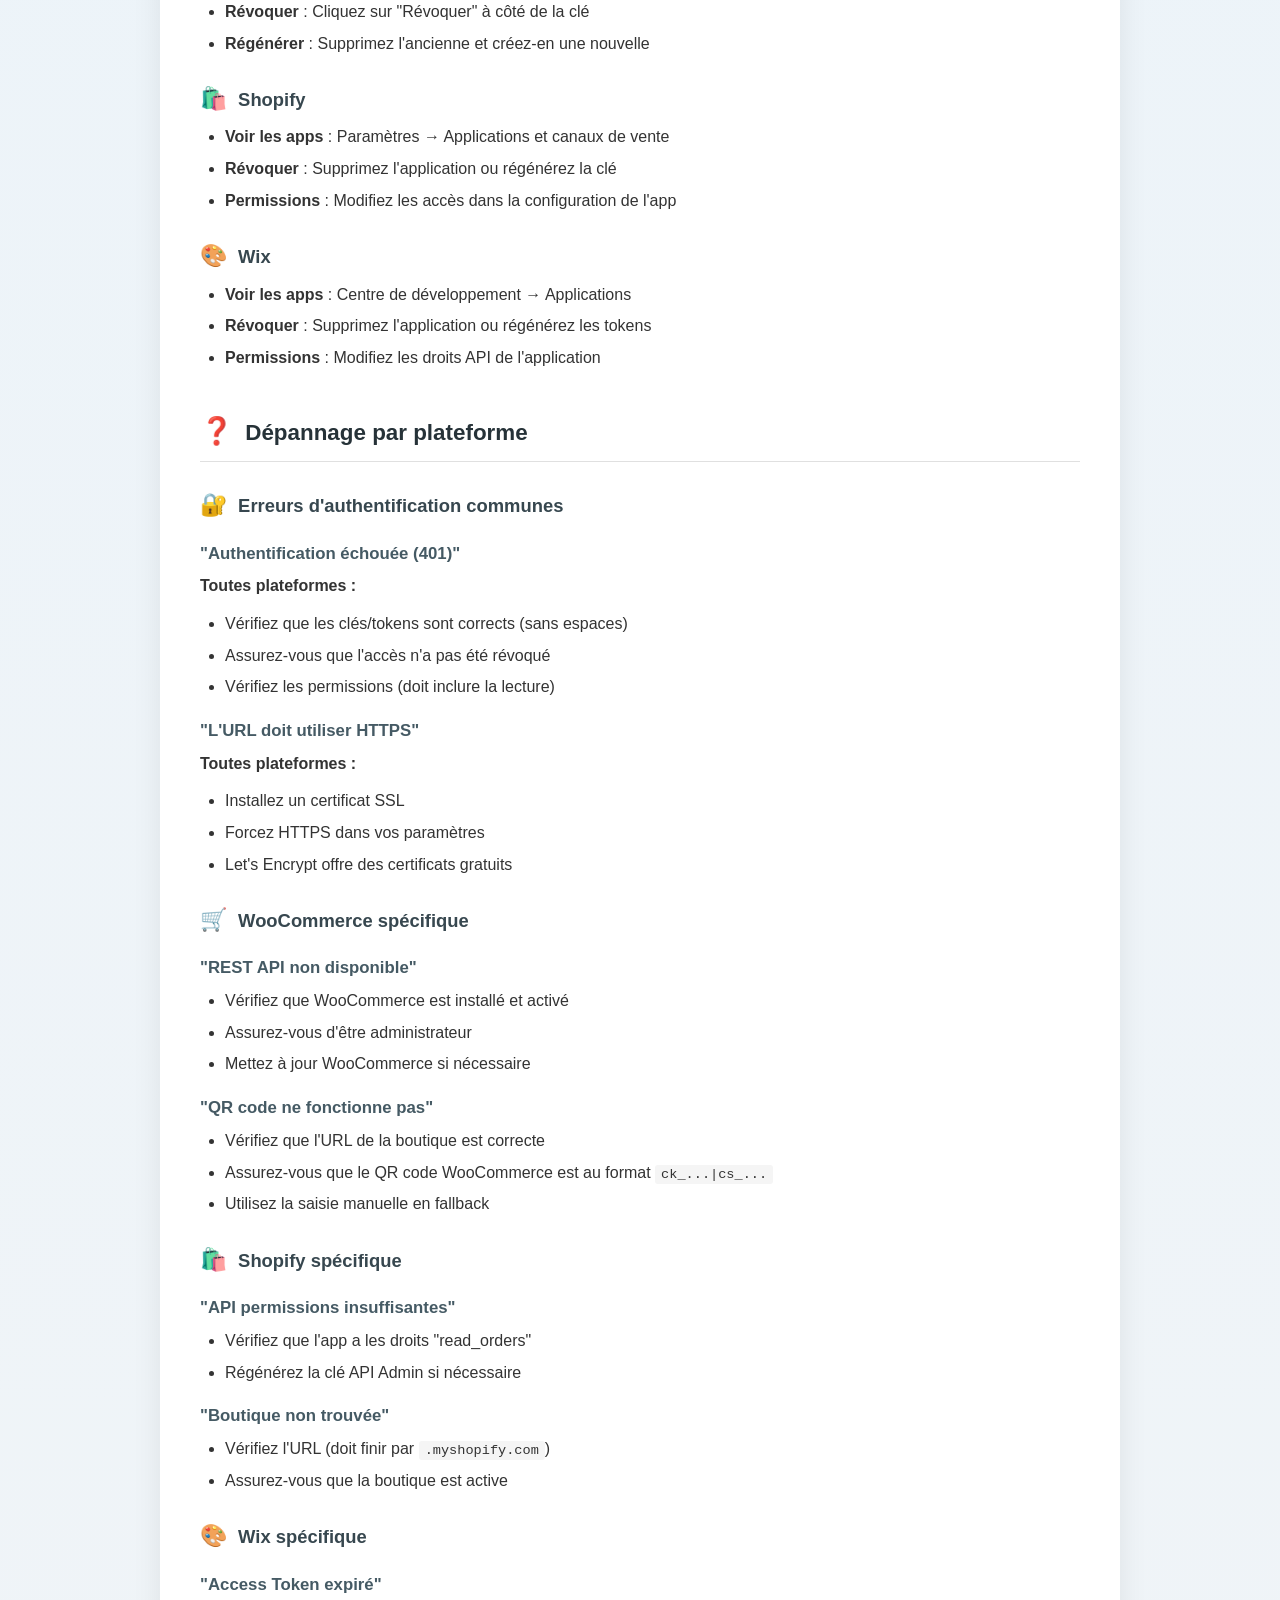
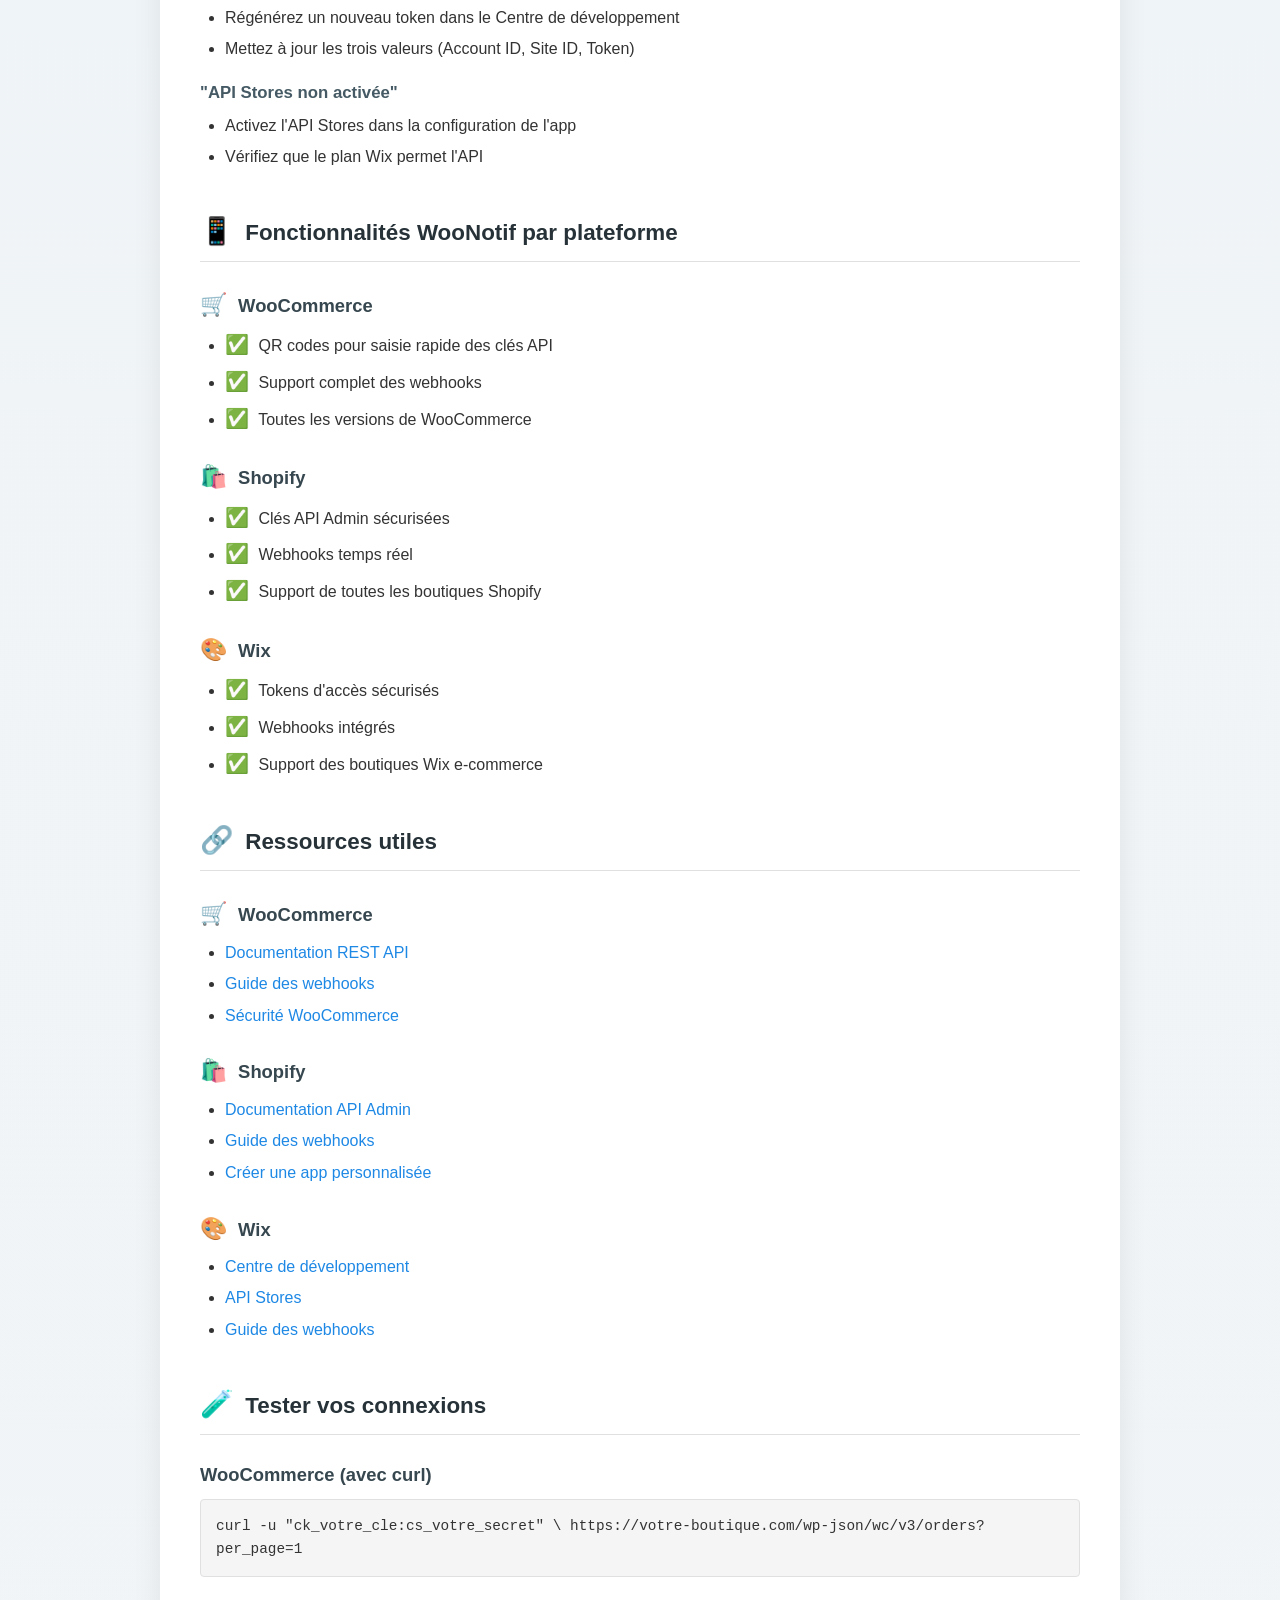
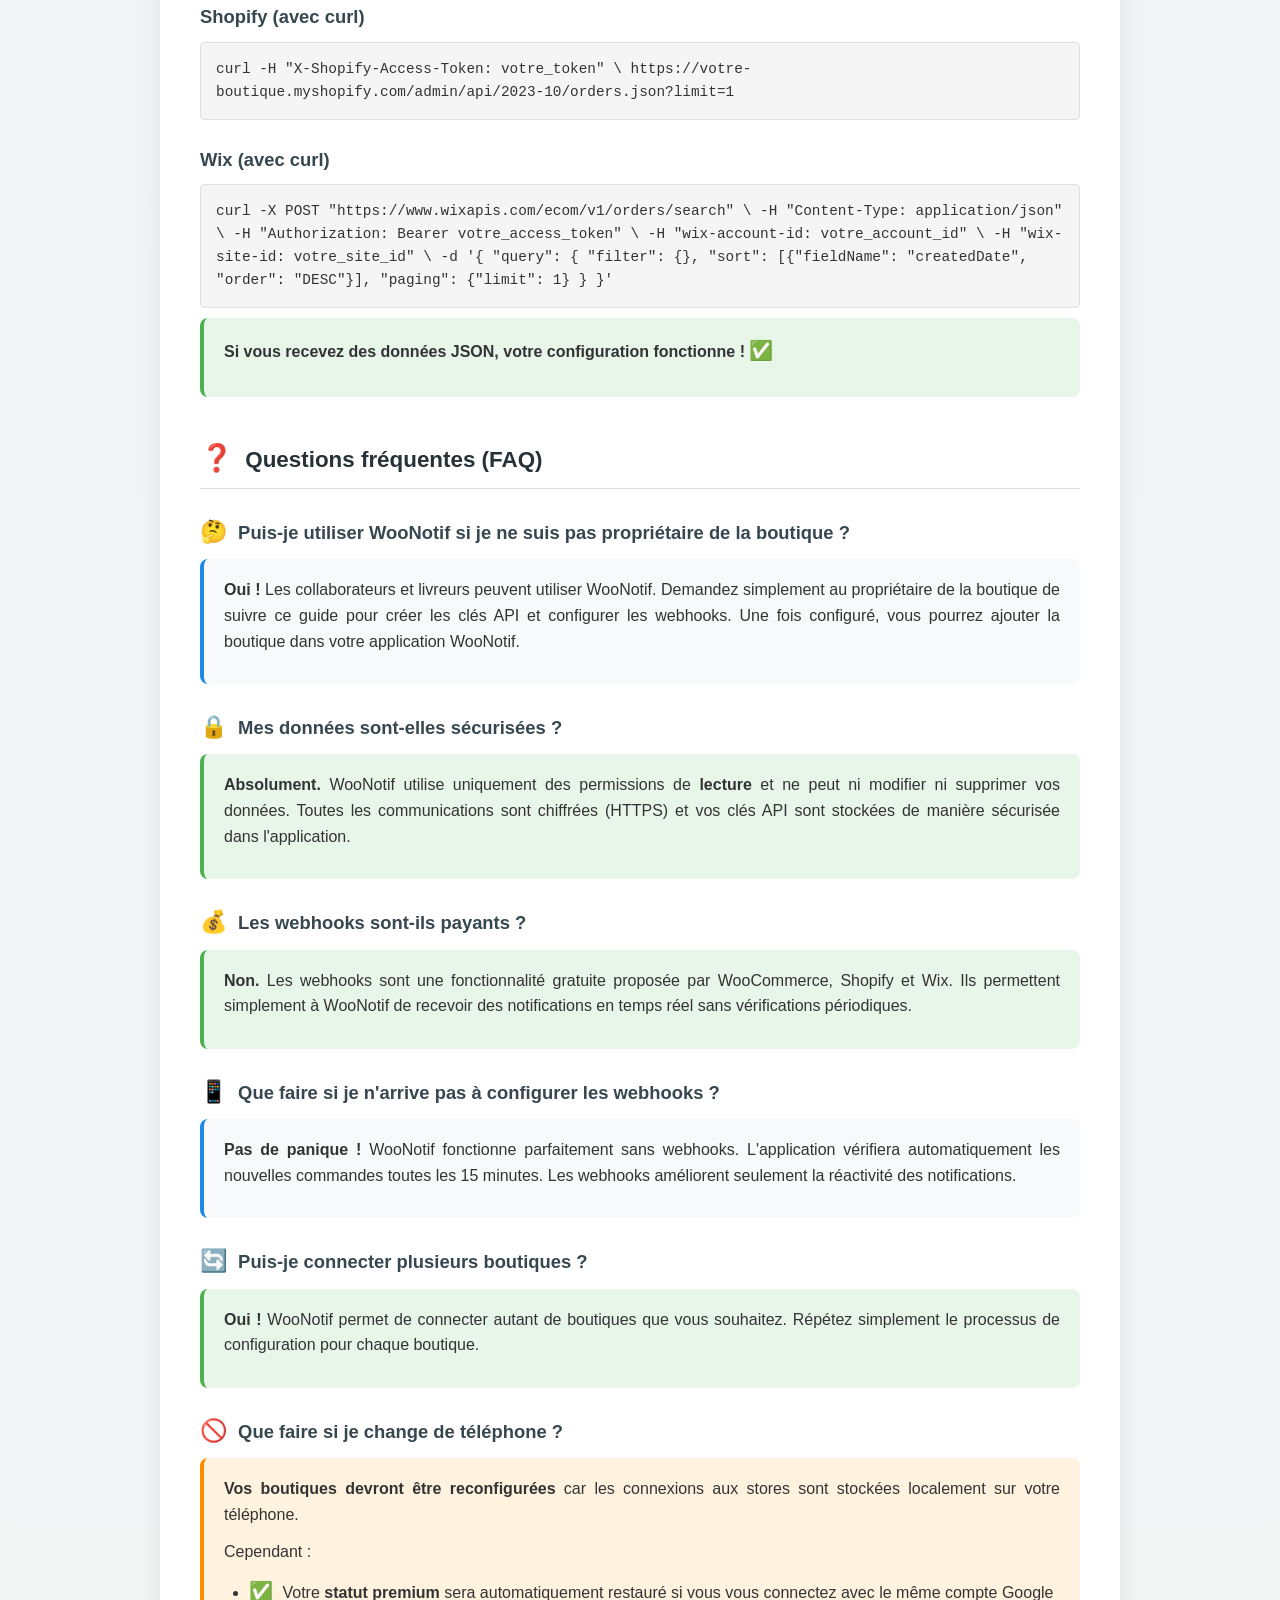
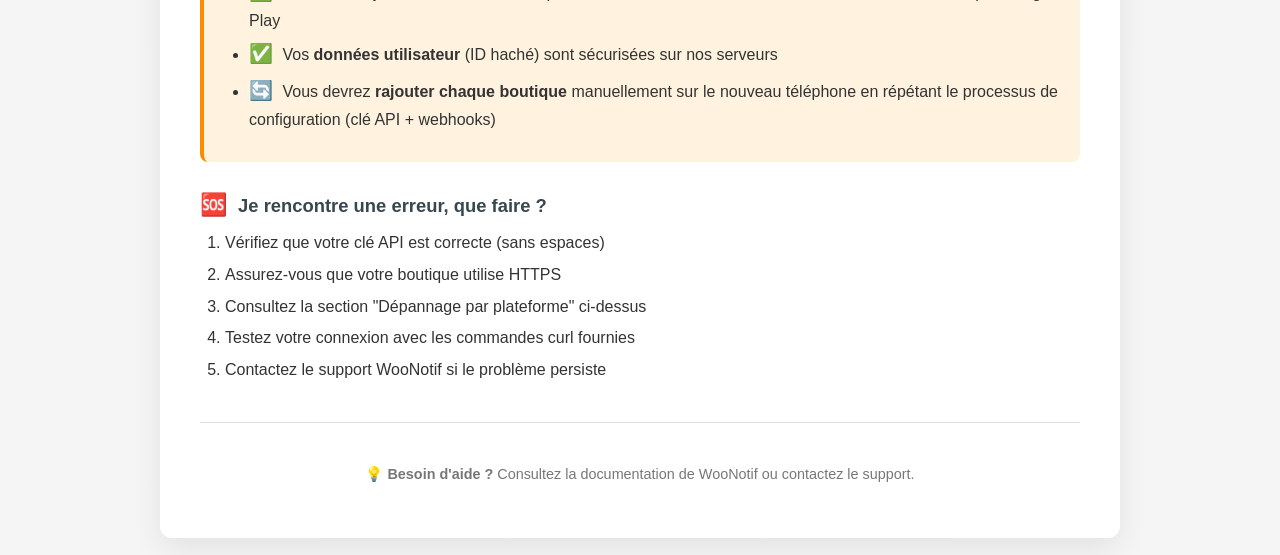
<file: guide-api-webhook.html>
<!DOCTYPE html>
<html lang="fr">
<head>
    <meta charset="UTF-8">
    <meta name="viewport" content="width=device-width, initial-scale=1.0">
    <meta name="description" content="Guide complet pour configurer les APIs et webhooks WooNotif - Configuration WooCommerce, Shopify et Wix">
    <title>Guide API & Webhooks - WooNotif</title>
    <style>
        * {
            margin: 0;
            padding: 0;
            box-sizing: border-box;
        }

        body {
            font-family: -apple-system, BlinkMacSystemFont, 'Segoe UI', Roboto, 'Helvetica Neue', Arial, sans-serif;
            line-height: 1.6;
            color: #333;
            background: radial-gradient(circle at top, #e3f2fd, #f5f5f5);
            padding: 20px;
        }

        .container {
            max-width: 960px;
            margin: 0 auto;
            background: white;
            padding: 40px;
            border-radius: 12px;
            box-shadow: 0 10px 30px rgba(0,0,0,0.08);
        }

        header {
            text-align: center;
            margin-bottom: 30px;
            padding-bottom: 20px;
            border-bottom: 2px solid #e3f2fd;
        }

        h1 {
            font-size: 2.2em;
            color: #1a237e;
            margin-bottom: 10px;
        }

        .subtitle {
            font-size: 1.05em;
            color: #546e7a;
        }

        h2 {
            color: #263238;
            margin-top: 40px;
            margin-bottom: 12px;
            font-size: 1.4em;
            border-bottom: 1px solid #e0e0e0;
            padding-bottom: 8px;
        }

        h3 {
            color: #37474f;
            margin-top: 25px;
            margin-bottom: 8px;
            font-size: 1.15em;
        }

        h4 {
            color: #455a64;
            margin-top: 18px;
            margin-bottom: 6px;
            font-size: 1.05em;
        }

        p {
            margin-bottom: 12px;
            text-align: justify;
        }

        ul, ol {
            margin-left: 25px;
            margin-bottom: 12px;
        }

        li {
            margin-bottom: 6px;
        }

        .badge {
            display: inline-block;
            padding: 4px 10px;
            font-size: 0.8em;
            border-radius: 999px;
            background-color: #e3f2fd;
            color: #1e88e5;
            margin-left: 8px;
        }

        .section-box {
            background-color: #f8f9fa;
            border-radius: 8px;
            padding: 18px 20px;
            margin-top: 10px;
            border-left: 4px solid #1e88e5;
        }

        .warning-box {
            background-color: #fff3e0;
            border-left-color: #fb8c00;
        }

        .success-box {
            background-color: #e8f5e9;
            border-left-color: #4caf50;
        }

        .danger-box {
            background-color: #ffebee;
            border-left-color: #f44336;
        }

        .code-block {
            background-color: #f5f5f5;
            border: 1px solid #e0e0e0;
            border-radius: 4px;
            padding: 15px;
            margin: 10px 0;
            font-family: 'Monaco', 'Menlo', 'Ubuntu Mono', monospace;
            font-size: 0.9em;
            overflow-x: auto;
        }

        .code-inline {
            background-color: #f5f5f5;
            padding: 2px 6px;
            border-radius: 3px;
            font-family: 'Monaco', 'Menlo', 'Ubuntu Mono', monospace;
            font-size: 0.85em;
        }

        a {
            color: #1e88e5;
            text-decoration: none;
        }

        a:hover {
            text-decoration: underline;
        }

        .back-link {
            display: inline-block;
            margin-bottom: 20px;
            padding: 8px 16px;
            background-color: #f5f5f5;
            border-radius: 6px;
            color: #546e7a;
            text-decoration: none;
            font-size: 0.9em;
        }

        .back-link:hover {
            background-color: #e0e0e0;
            color: #333;
        }

        .small {
            font-size: 0.9em;
            color: #78909c;
            margin-top: 15px;
            text-align: center;
        }

        .emoji {
            font-size: 1.2em;
            margin-right: 5px;
        }

        .platform-badge {
            display: inline-block;
            padding: 2px 8px;
            font-size: 0.75em;
            border-radius: 12px;
            margin-left: 8px;
            font-weight: bold;
        }

        .woocommerce { background-color: #7b5ce7; color: white; }
        .shopify { background-color: #7ab55c; color: white; }
        .wix { background-color: #000; color: white; }

        @media (max-width: 600px) {
            .container {
                padding: 24px;
            }

            h1 {
                font-size: 1.7em;
            }
        }
    </style>
</head>
<body>
    <div class="container">
        <a href="index.html" class="back-link">← Retour à l'accueil</a>

        <header>
            <h1><span class="emoji">🔑</span> Guide : Configuration des APIs et Webhooks</h1>
            <p class="subtitle">
                Ce guide vous explique comment créer des clés API et configurer les webhooks pour WooNotif selon votre plateforme e-commerce (WooCommerce, Shopify, Wix).
            </p>
        </header>

        <section>
            <h2><span class="emoji">👥</span> Qui doit lire ce guide ?</h2>

            <h3><span class="emoji">🏪</span> Propriétaires de boutiques e-commerce</h3>
            <p>
                Vous possédez une boutique WooCommerce, Shopify ou Wix et souhaitez recevoir des notifications push instantanées sur votre téléphone pour chaque nouvelle commande.
            </p>

            <h3><span class="emoji">🚚</span> Collaborateurs et livreurs</h3>
            <p>
                Vous travaillez avec plusieurs boutiques e-commerce et utilisez WooNotif pour suivre les commandes en temps réel depuis votre téléphone.
            </p>
            <div class="section-box">
                <p>
                    <strong>Dans les deux cas, ce guide vous guidera pas à pas pour connecter votre/vos boutique(s) à WooNotif.</strong>
                </p>
            </div>
        </section>

        <section>
            <h2><span class="emoji">📋</span> Prérequis par plateforme</h2>

            <h3><span class="emoji">🛒</span> WooCommerce</h3>
            <ul>
                <li>Boutique WooCommerce active</li>
                <li>Accès administrateur WordPress</li>
                <li>WooCommerce installé et activé</li>
            </ul>

            <h3><span class="emoji">🛍️</span> Shopify</h3>
            <ul>
                <li>Boutique Shopify active</li>
                <li>Accès administrateur Shopify</li>
                <li>Permissions pour créer des applications</li>
            </ul>

            <h3><span class="emoji">🎨</span> Wix</h3>
            <ul>
                <li>Site Wix avec boutique e-commerce</li>
                <li>Accès au Centre de développement Wix</li>
                <li>Plan Wix Business ou supérieur</li>
            </ul>
        </section>

        <section>
            <h2><span class="emoji">📱</span> Avantages des webhooks (Optionnel mais recommandé)</h2>
            <div class="section-box success-box">
                <p>
                    Les webhooks permettent à WooNotif de recevoir des notifications push <strong>instantanées</strong> pour les nouvelles commandes :
                </p>
                <ul>
                    <li><span class="emoji">⚡</span> Notifications push immédiates (pas de délai)</li>
                    <li><span class="emoji">🔋</span> Économie de batterie (pas de vérification périodique)</li>
                    <li><span class="emoji">🔔</span> Alertes en temps réel pour les nouvelles commandes</li>
                    <li><span class="emoji">📱</span> Fonctionne même en arrière-plan</li>
                </ul>
                <div class="section-box warning-box">
                    <p>
                        <strong>Note :</strong> Sans webhooks, l'application vérifie les nouvelles commandes toutes les 15 minutes minimum.
                    </p>
                </div>
            </div>
        </section>

        <section>
            <h2><span class="emoji">🔑</span> Configuration par plateforme</h2>

            <h3><span class="emoji">🛒</span> WooCommerce <span class="platform-badge woocommerce">WooCommerce</span></h3>

            <h4>1. Créer des clés API</h4>

            <h4>Étape 1 : Accéder aux paramètres API</h4>
            <ol>
                <li>Connectez-vous à votre <strong>tableau de bord WordPress</strong></li>
                <li>Allez dans <strong>WooCommerce</strong> → <strong>Paramètres</strong></li>
                <li>Cliquez sur l'onglet <strong>Avancé</strong></li>
                <li>Dans la section <strong>REST API</strong>, cliquez sur <strong>Ajouter une clé</strong></li>
            </ol>

            <h4>Étape 2 : Configurer la clé API</h4>
            <p>Remplissez le formulaire :</p>
            <ul>
                <li><strong>Description</strong> : <code class="code-inline">WooNotif Mobile App</code></li>
                <li><strong>Utilisateur</strong> : Sélectionnez votre compte administrateur</li>
                <li><strong>Permissions</strong> : <strong>Lecture</strong> (suffisant pour WooNotif)</li>
            </ul>

            <h4>Étape 3 : Générer et sauvegarder</h4>
            <ol>
                <li>Cliquez sur <strong>Générer une clé API</strong></li>
                <li><strong>IMPORTANT</strong> : Copiez immédiatement :
                    <ul>
                        <li><strong>Consumer Key</strong> (<code class="code-inline">ck_...</code>)</li>
                        <li><strong>Consumer Secret</strong> (<code class="code-inline">cs_...</code>)</li>
                    </ul>
                </li>
            </ol>
            <div class="section-box danger-box">
                <p><span class="emoji">⚠️</span> <strong>Le Consumer Secret n'apparaît qu'une fois !</strong></p>
            </div>

            <h4>Étape 4 : Utiliser dans WooNotif</h4>
            <p><strong>Saisie manuelle :</strong></p>
            <ol>
                <li>Ouvrez WooNotif</li>
                <li>Entrez l'URL de votre boutique</li>
                <li>Collez le Consumer Key et Consumer Secret</li>
                <li>Cliquez sur <strong>Se connecter</strong></li>
            </ol>

            <p><strong>Scanner QR (plus rapide) :</strong></p>
            <ol>
                <li>WooCommerce affiche un QR code après génération</li>
                <li>Dans WooNotif, cliquez sur <strong>Scanner QR</strong></li>
                <li>Scannez le code pour remplir automatiquement les champs</li>
            </ol>

            <h4>2. Configurer les webhooks (Optionnel)</h4>

            <h4>Étape 1 : Accéder aux webhooks</h4>
            <ol>
                <li>WordPress → <strong>WooCommerce</strong> → <strong>Paramètres</strong> → <strong>Avancé</strong> → <strong>Webhooks</strong></li>
                <li>Cliquez sur <strong>"Ajouter un webhook"</strong></li>
            </ol>

            <h4>Étape 2 : Configurer le webhook</h4>
            <ul>
                <li><strong>Nom</strong> : <code class="code-inline">WooNotif - Nouvelles commandes</code></li>
                <li><strong>Statut</strong> : <code class="code-inline">Actif</code></li>
                <li><strong>Sujet</strong> : <code class="code-inline">Commande créée</code></li>
                <li><strong>URL de livraison</strong> : <code class="code-inline">https://webhookwoocommerce-adydmsmlpa-uc.a.run.app</code></li>
                <li><strong>Version API</strong> : <code class="code-inline">WP REST API Integration v3</code></li>
            </ul>

            <h4>Étape 3 : Sauvegarder et tester</h4>
            <ol>
                <li>Cliquez sur <strong>"Enregistrer le webhook"</strong></li>
                <li>Passez une commande test pour vérifier les notifications</li>
            </ol>

            <h3><span class="emoji">🛍️</span> Shopify <span class="platform-badge shopify">Shopify</span></h3>

            <h4>1. Créer des clés API</h4>

            <h4>Étape 1 : Accéder aux paramètres API</h4>
            <ol>
                <li>Connectez-vous à votre <strong>admin Shopify</strong></li>
                <li>Allez dans <strong>Paramètres</strong> → <strong>Applications et canaux de vente</strong></li>
                <li>Cliquez sur <strong>Développer des applications</strong></li>
            </ol>

            <h4>Étape 2 : Créer une application personnalisée</h4>
            <ol>
                <li>Cliquez sur <strong>"Créer une application"</strong></li>
                <li>Donnez un nom : <code class="code-inline">WooNotif</code></li>
                <li>Configurez les permissions suivantes en <strong>lecture seule</strong> :
                    <ul>
                        <li><strong>Content</strong> → <code class="code-inline">read_content</code> (pour accéder aux informations de la boutique)</li>
                        <li><strong>Orders</strong> → <code class="code-inline">read_orders</code> (pour accéder aux commandes)</li>
                    </ul>
                </li>
            </ol>

            <h4>Étape 3 : Générer et sauvegarder</h4>
            <ol>
                <li>Dans <strong>Configuration API</strong>, générez une <strong>clé d'API Admin</strong></li>
                <li>Copiez la clé générée</li>
            </ol>

            <h4>Étape 4 : Utiliser dans WooNotif</h4>
            <ol>
                <li>Ouvrez WooNotif</li>
                <li>Sélectionnez <strong>Shopify</strong> comme plateforme</li>
                <li>Entrez l'URL de votre boutique (ex: <code class="code-inline">monsite.myshopify.com</code>)</li>
                <li>Collez la <strong>clé d'API Admin</strong></li>
                <li>Cliquez sur <strong>Se connecter</strong></li>
            </ol>

            <h4>2. Configurer les webhooks (Optionnel)</h4>

            <h4>Étape 1 : Accéder aux webhooks</h4>
            <ol>
                <li>Admin Shopify → <strong>Paramètres</strong> → <strong>Notifications</strong> → <strong>Webhooks</strong></li>
                <li>Cliquez sur <strong>"Créer un webhook"</strong></li>
            </ol>

            <h4>Étape 2 : Configurer le webhook</h4>
            <ul>
                <li><strong>Événement</strong> : <code class="code-inline">Order creation</code></li>
                <li><strong>Format</strong> : <code class="code-inline">JSON</code></li>
                <li><strong>URL</strong> : <code class="code-inline">https://webhookwoocommerce-adydmsmlpa-uc.a.run.app</code></li>
            </ul>

            <h4>Étape 3 : Sauvegarder et tester</h4>
            <ol>
                <li>Cliquez sur <strong>"Enregistrer"</strong></li>
                <li>Créez une commande test dans Shopify</li>
            </ol>

            <h3><span class="emoji">🎨</span> Wix <span class="platform-badge wix">Wix</span></h3>

            <h4>1. Créer des clés API</h4>

            <h4>Étape 1 : Accéder au Centre de développement</h4>
            <ol>
                <li>Connectez-vous à votre <strong>éditeur Wix</strong></li>
                <li>Allez dans <strong>Paramètres du site</strong> → <strong>Gestion des ventes</strong> → <strong>Applications et intégrations</strong> → <strong>Développeur</strong> → <strong>Centre de développement</strong></li>
            </ol>

            <h4>Étape 2 : Créer une application</h4>
            <ol>
                <li>Créez une nouvelle application ou utilisez une existante</li>
                <li>Activez l'API <strong>Stores</strong> avec permissions de lecture</li>
            </ol>

            <h4>Étape 3 : Générer les tokens</h4>
            <ol>
                <li>Générez un <strong>Access Token</strong> avec les droits appropriés</li>
                <li>Copiez :
                    <ul>
                        <li><strong>Account ID</strong></li>
                        <li><strong>Site ID</strong></li>
                        <li><strong>Access Token</strong></li>
                    </ul>
                </li>
            </ol>

            <h4>Étape 4 : Utiliser dans WooNotif</h4>
            <ol>
                <li>Ouvrez WooNotif</li>
                <li>Sélectionnez <strong>Wix</strong> comme plateforme</li>
                <li>Entrez l'URL de votre site Wix</li>
                <li>Renseignez les trois valeurs (Account ID, Site ID, Access Token)</li>
                <li>Cliquez sur <strong>Se connecter</strong></li>
            </ol>

            <h4>2. Configurer les webhooks (Optionnel)</h4>

            <h4>Étape 1 : Accéder aux webhooks</h4>
            <ol>
                <li>Centre de développement Wix → <strong>Webhooks</strong></li>
                <li>Cliquez sur <strong>"Créer un webhook"</strong></li>
            </ol>

            <h4>Étape 2 : Configurer le webhook</h4>
            <ul>
                <li><strong>Événement</strong> : <code class="code-inline">Order Placed</code></li>
                <li><strong>URL du webhook</strong> : <code class="code-inline">https://webhookwoocommerce-adydmsmlpa-uc.a.run.app</code></li>
                <li><strong>Format</strong> : <code class="code-inline">JSON</code></li>
            </ul>

            <h4>Étape 3 : Sauvegarder et tester</h4>
            <ol>
                <li>Cliquez sur <strong>"Enregistrer"</strong></li>
                <li>Passez une commande test sur votre site Wix</li>
            </ol>
        </section>

        <section>
            <h2><span class="emoji">🛡️</span> Sécurité et bonnes pratiques</h2>

            <h3><span class="emoji">✅</span> Règles générales</h3>
            <ul>
                <li><span class="emoji">🔒</span> Utilisez toujours des permissions <strong>Lecture seule</strong></li>
                <li><span class="emoji">🏷️</span> Donnez des noms descriptifs à vos clés/tokens</li>
                <li><span class="emoji">🔐</span> Utilisez HTTPS (obligatoire pour toutes les plateformes)</li>
                <li><span class="emoji">🗑️</span> Révoquez les accès que vous n'utilisez plus</li>
                <li><span class="emoji">👤</span> Créez des comptes dédiés avec permissions limitées</li>
            </ul>

            <h3><span class="emoji">❌</span> À éviter absolument</h3>
            <div class="section-box danger-box">
                <ul>
                    <li><span class="emoji">🚫</span> Ne partagez jamais vos clés API/tokens</li>
                    <li><span class="emoji">🚫</span> Ne commitez pas vos clés dans Git</li>
                    <li><span class="emoji">🚫</span> N'utilisez pas les permissions "Écriture" si pas nécessaire</li>
                    <li><span class="emoji">🚫</span> Ne créez pas d'accès avec permissions trop larges</li>
                </ul>
            </div>
        </section>

        <section>
            <h2><span class="emoji">🔄</span> Gérer vos accès par plateforme</h2>

            <h3><span class="emoji">🛒</span> WooCommerce</h3>
            <ul>
                <li><strong>Voir les clés</strong> : WooCommerce → Paramètres → Avancé → REST API</li>
                <li><strong>Révoquer</strong> : Cliquez sur "Révoquer" à côté de la clé</li>
                <li><strong>Régénérer</strong> : Supprimez l'ancienne et créez-en une nouvelle</li>
            </ul>

            <h3><span class="emoji">🛍️</span> Shopify</h3>
            <ul>
                <li><strong>Voir les apps</strong> : Paramètres → Applications et canaux de vente</li>
                <li><strong>Révoquer</strong> : Supprimez l'application ou régénérez la clé</li>
                <li><strong>Permissions</strong> : Modifiez les accès dans la configuration de l'app</li>
            </ul>

            <h3><span class="emoji">🎨</span> Wix</h3>
            <ul>
                <li><strong>Voir les apps</strong> : Centre de développement → Applications</li>
                <li><strong>Révoquer</strong> : Supprimez l'application ou régénérez les tokens</li>
                <li><strong>Permissions</strong> : Modifiez les droits API de l'application</li>
            </ul>
        </section>

        <section>
            <h2><span class="emoji">❓</span> Dépannage par plateforme</h2>

            <h3><span class="emoji">🔐</span> Erreurs d'authentification communes</h3>

            <h4>"Authentification échouée (401)"</h4>
            <p><strong>Toutes plateformes :</strong></p>
            <ul>
                <li>Vérifiez que les clés/tokens sont corrects (sans espaces)</li>
                <li>Assurez-vous que l'accès n'a pas été révoqué</li>
                <li>Vérifiez les permissions (doit inclure la lecture)</li>
            </ul>

            <h4>"L'URL doit utiliser HTTPS"</h4>
            <p><strong>Toutes plateformes :</strong></p>
            <ul>
                <li>Installez un certificat SSL</li>
                <li>Forcez HTTPS dans vos paramètres</li>
                <li>Let's Encrypt offre des certificats gratuits</li>
            </ul>

            <h3><span class="emoji">🛒</span> WooCommerce spécifique</h3>

            <h4>"REST API non disponible"</h4>
            <ul>
                <li>Vérifiez que WooCommerce est installé et activé</li>
                <li>Assurez-vous d'être administrateur</li>
                <li>Mettez à jour WooCommerce si nécessaire</li>
            </ul>

            <h4>"QR code ne fonctionne pas"</h4>
            <ul>
                <li>Vérifiez que l'URL de la boutique est correcte</li>
                <li>Assurez-vous que le QR code WooCommerce est au format <code class="code-inline">ck_...|cs_...</code></li>
                <li>Utilisez la saisie manuelle en fallback</li>
            </ul>

            <h3><span class="emoji">🛍️</span> Shopify spécifique</h3>

            <h4>"API permissions insuffisantes"</h4>
            <ul>
                <li>Vérifiez que l'app a les droits "read_orders"</li>
                <li>Régénérez la clé API Admin si nécessaire</li>
            </ul>

            <h4>"Boutique non trouvée"</h4>
            <ul>
                <li>Vérifiez l'URL (doit finir par <code class="code-inline">.myshopify.com</code>)</li>
                <li>Assurez-vous que la boutique est active</li>
            </ul>

            <h3><span class="emoji">🎨</span> Wix spécifique</h3>

            <h4>"Access Token expiré"</h4>
            <ul>
                <li>Régénérez un nouveau token dans le Centre de développement</li>
                <li>Mettez à jour les trois valeurs (Account ID, Site ID, Token)</li>
            </ul>

            <h4>"API Stores non activée"</h4>
            <ul>
                <li>Activez l'API Stores dans la configuration de l'app</li>
                <li>Vérifiez que le plan Wix permet l'API</li>
            </ul>
        </section>

        <section>
            <h2><span class="emoji">📱</span> Fonctionnalités WooNotif par plateforme</h2>

            <h3><span class="emoji">🛒</span> WooCommerce</h3>
            <ul>
                <li><span class="emoji">✅</span> QR codes pour saisie rapide des clés API</li>
                <li><span class="emoji">✅</span> Support complet des webhooks</li>
                <li><span class="emoji">✅</span> Toutes les versions de WooCommerce</li>
            </ul>

            <h3><span class="emoji">🛍️</span> Shopify</h3>
            <ul>
                <li><span class="emoji">✅</span> Clés API Admin sécurisées</li>
                <li><span class="emoji">✅</span> Webhooks temps réel</li>
                <li><span class="emoji">✅</span> Support de toutes les boutiques Shopify</li>
            </ul>

            <h3><span class="emoji">🎨</span> Wix</h3>
            <ul>
                <li><span class="emoji">✅</span> Tokens d'accès sécurisés</li>
                <li><span class="emoji">✅</span> Webhooks intégrés</li>
                <li><span class="emoji">✅</span> Support des boutiques Wix e-commerce</li>
            </ul>
        </section>

        <section>
            <h2><span class="emoji">🔗</span> Ressources utiles</h2>

            <h3><span class="emoji">🛒</span> WooCommerce</h3>
            <ul>
                <li><a href="https://woocommerce.github.io/woocommerce-rest-api-docs/" target="_blank" rel="noopener">Documentation REST API</a></li>
                <li><a href="https://woocommerce.com/document/webhooks/" target="_blank" rel="noopener">Guide des webhooks</a></li>
                <li><a href="https://woocommerce.com/document/woocommerce-security/" target="_blank" rel="noopener">Sécurité WooCommerce</a></li>
            </ul>

            <h3><span class="emoji">🛍️</span> Shopify</h3>
            <ul>
                <li><a href="https://shopify.dev/docs/api/admin-rest" target="_blank" rel="noopener">Documentation API Admin</a></li>
                <li><a href="https://shopify.dev/docs/api/admin-rest/2023-10/resources/webhook" target="_blank" rel="noopener">Guide des webhooks</a></li>
                <li><a href="https://shopify.dev/docs/apps/build/custom-apps" target="_blank" rel="noopener">Créer une app personnalisée</a></li>
            </ul>

            <h3><span class="emoji">🎨</span> Wix</h3>
            <ul>
                <li><a href="https://dev.wix.com/" target="_blank" rel="noopener">Centre de développement</a></li>
                <li><a href="https://dev.wix.com/docs/rest/api-reference/stores" target="_blank" rel="noopener">API Stores</a></li>
                <li><a href="https://dev.wix.com/docs/develop-your-site/webhooks" target="_blank" rel="noopener">Guide des webhooks</a></li>
            </ul>
        </section>

        <section>
            <h2><span class="emoji">🧪</span> Tester vos connexions</h2>

            <h3>WooCommerce (avec curl)</h3>
            <div class="code-block">curl -u "ck_votre_cle:cs_votre_secret" \
  https://votre-boutique.com/wp-json/wc/v3/orders?per_page=1</div>

            <h3>Shopify (avec curl)</h3>
            <div class="code-block">curl -H "X-Shopify-Access-Token: votre_token" \
  https://votre-boutique.myshopify.com/admin/api/2023-10/orders.json?limit=1</div>

            <h3>Wix (avec curl)</h3>
            <div class="code-block">curl -X POST "https://www.wixapis.com/ecom/v1/orders/search" \
  -H "Content-Type: application/json" \
  -H "Authorization: Bearer votre_access_token" \
  -H "wix-account-id: votre_account_id" \
  -H "wix-site-id: votre_site_id" \
  -d '{
    "query": {
      "filter": {},
      "sort": [{"fieldName": "createdDate", "order": "DESC"}],
      "paging": {"limit": 1}
    }
  }'</div>

            <div class="section-box success-box">
                <p><strong>Si vous recevez des données JSON, votre configuration fonctionne !</strong> <span class="emoji">✅</span></p>
            </div>
        </section>

        <section>
            <h2><span class="emoji">❓</span> Questions fréquentes (FAQ)</h2>

            <h3><span class="emoji">🤔</span> Puis-je utiliser WooNotif si je ne suis pas propriétaire de la boutique ?</h3>
            <div class="section-box">
                <p>
                    <strong>Oui !</strong> Les collaborateurs et livreurs peuvent utiliser WooNotif. Demandez simplement au propriétaire de la boutique de suivre ce guide pour créer les clés API et configurer les webhooks. Une fois configuré, vous pourrez ajouter la boutique dans votre application WooNotif.
                </p>
            </div>

            <h3><span class="emoji">🔒</span> Mes données sont-elles sécurisées ?</h3>
            <div class="section-box success-box">
                <p>
                    <strong>Absolument.</strong> WooNotif utilise uniquement des permissions de <strong>lecture</strong> et ne peut ni modifier ni supprimer vos données. Toutes les communications sont chiffrées (HTTPS) et vos clés API sont stockées de manière sécurisée dans l'application.
                </p>
            </div>

            <h3><span class="emoji">💰</span> Les webhooks sont-ils payants ?</h3>
            <div class="section-box success-box">
                <p>
                    <strong>Non.</strong> Les webhooks sont une fonctionnalité gratuite proposée par WooCommerce, Shopify et Wix. Ils permettent simplement à WooNotif de recevoir des notifications en temps réel sans vérifications périodiques.
                </p>
            </div>

            <h3><span class="emoji">📱</span> Que faire si je n'arrive pas à configurer les webhooks ?</h3>
            <div class="section-box">
                <p>
                    <strong>Pas de panique !</strong> WooNotif fonctionne parfaitement sans webhooks. L'application vérifiera automatiquement les nouvelles commandes toutes les 15 minutes. Les webhooks améliorent seulement la réactivité des notifications.
                </p>
            </div>

            <h3><span class="emoji">🔄</span> Puis-je connecter plusieurs boutiques ?</h3>
            <div class="section-box success-box">
                <p>
                    <strong>Oui !</strong> WooNotif permet de connecter autant de boutiques que vous souhaitez. Répétez simplement le processus de configuration pour chaque boutique.
                </p>
            </div>

            <h3><span class="emoji">🚫</span> Que faire si je change de téléphone ?</h3>
            <div class="section-box warning-box">
                <p>
                    <strong>Vos boutiques devront être reconfigurées</strong> car les connexions aux stores sont stockées localement sur votre téléphone.
                </p>
                <p>Cependant :</p>
                <ul>
                    <li><span class="emoji">✅</span> Votre <strong>statut premium</strong> sera automatiquement restauré si vous vous connectez avec le même compte Google Play</li>
                    <li><span class="emoji">✅</span> Vos <strong>données utilisateur</strong> (ID haché) sont sécurisées sur nos serveurs</li>
                    <li><span class="emoji">🔄</span> Vous devrez <strong>rajouter chaque boutique</strong> manuellement sur le nouveau téléphone en répétant le processus de configuration (clé API + webhooks)</li>
                </ul>
            </div>

            <h3><span class="emoji">🆘</span> Je rencontre une erreur, que faire ?</h3>
            <ol>
                <li>Vérifiez que votre clé API est correcte (sans espaces)</li>
                <li>Assurez-vous que votre boutique utilise HTTPS</li>
                <li>Consultez la section "Dépannage par plateforme" ci-dessus</li>
                <li>Testez votre connexion avec les commandes curl fournies</li>
                <li>Contactez le support WooNotif si le problème persiste</li>
            </ol>
        </section>

        <hr style="margin: 40px 0; border: none; border-top: 1px solid #ddd;">

        <p style="text-align: center; color: #777; font-size: 0.9em;">
            <strong>💡 Besoin d'aide ?</strong> Consultez la documentation de WooNotif ou contactez le support.
        </p>
    </div>
</body>
</html>
</file>
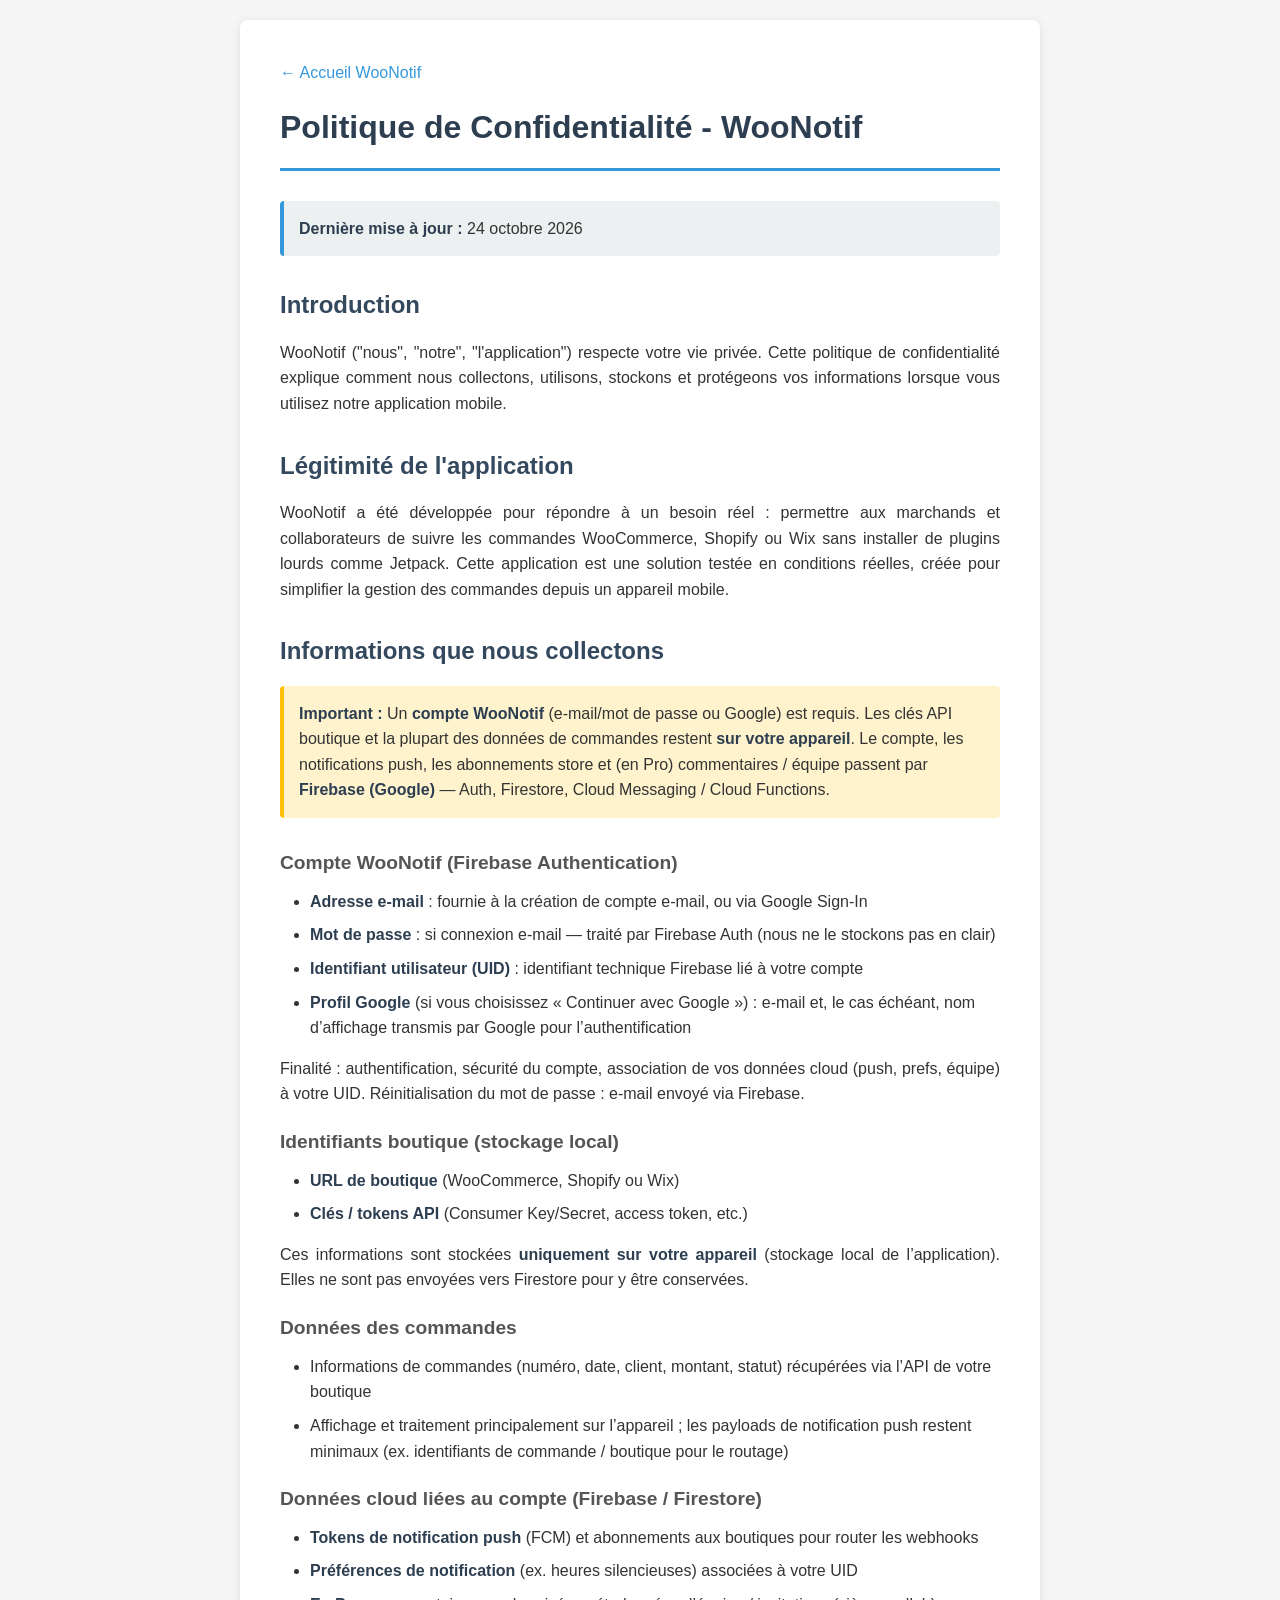
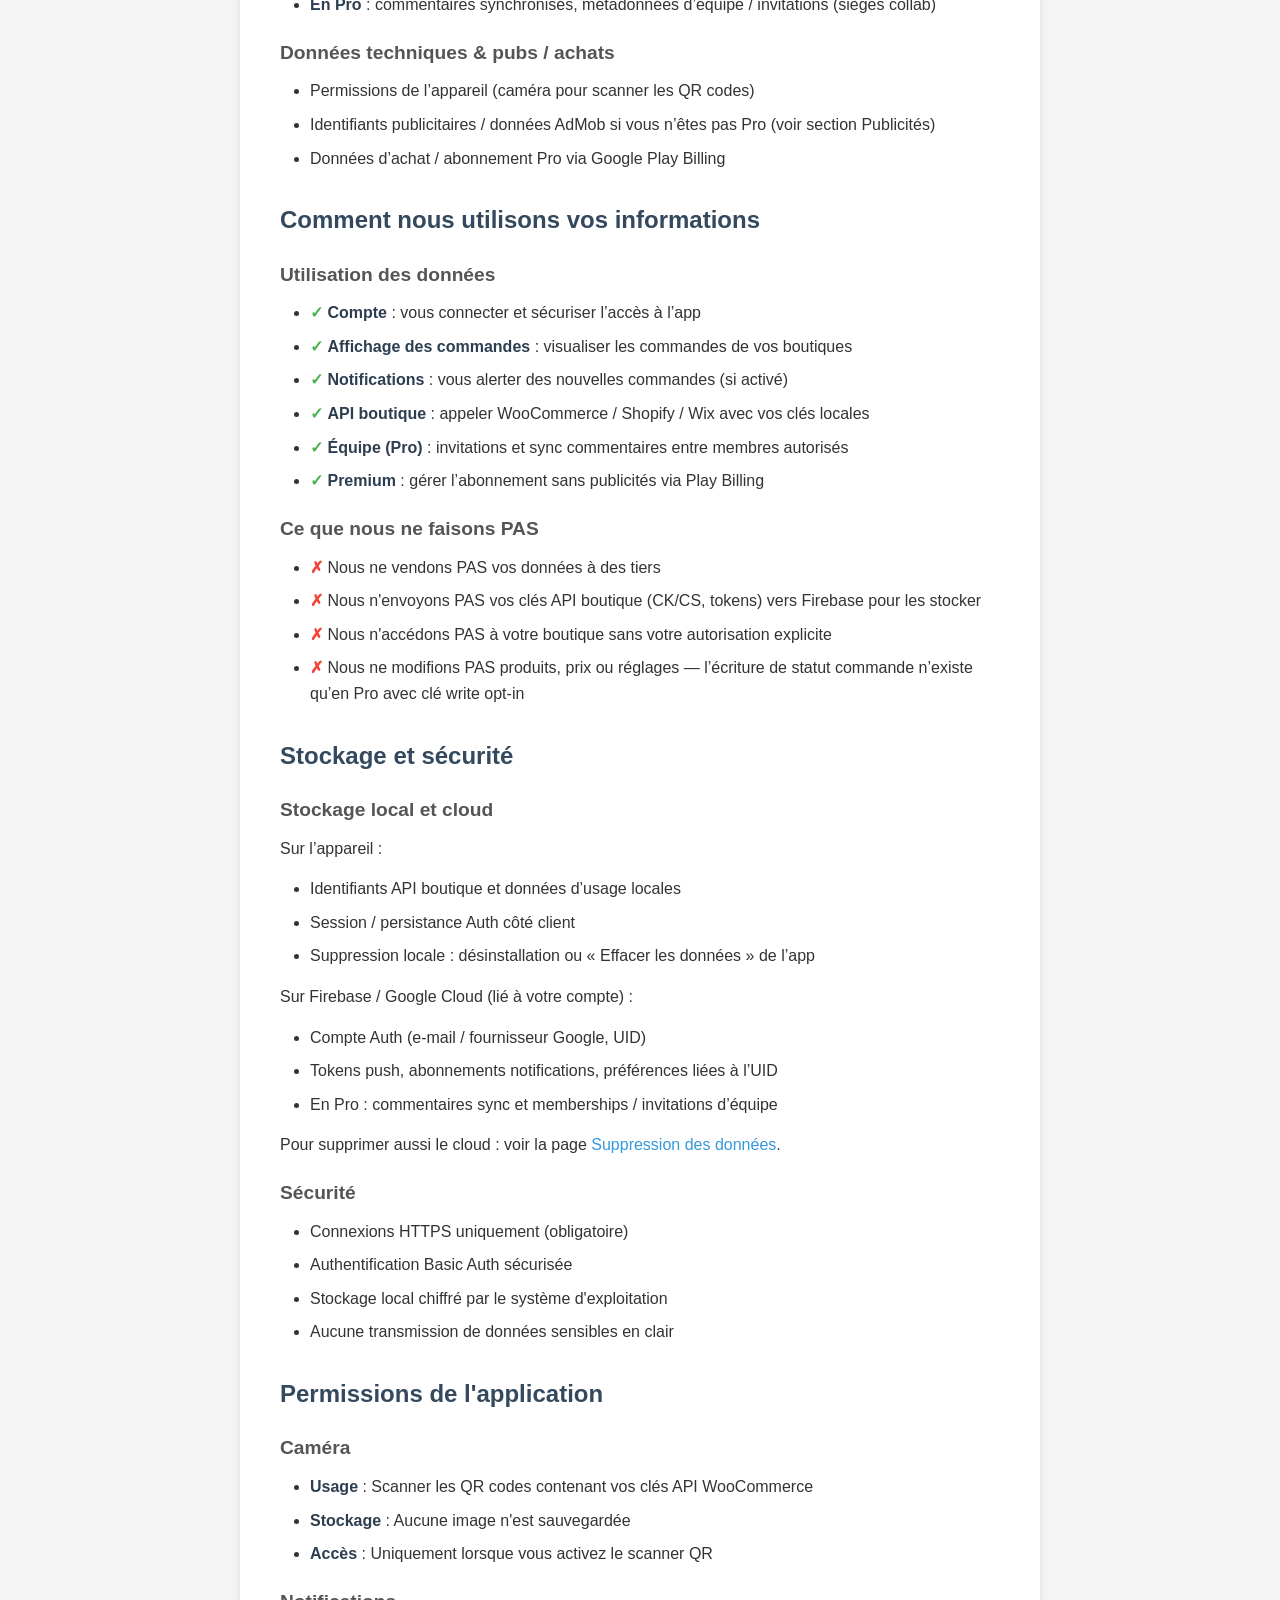
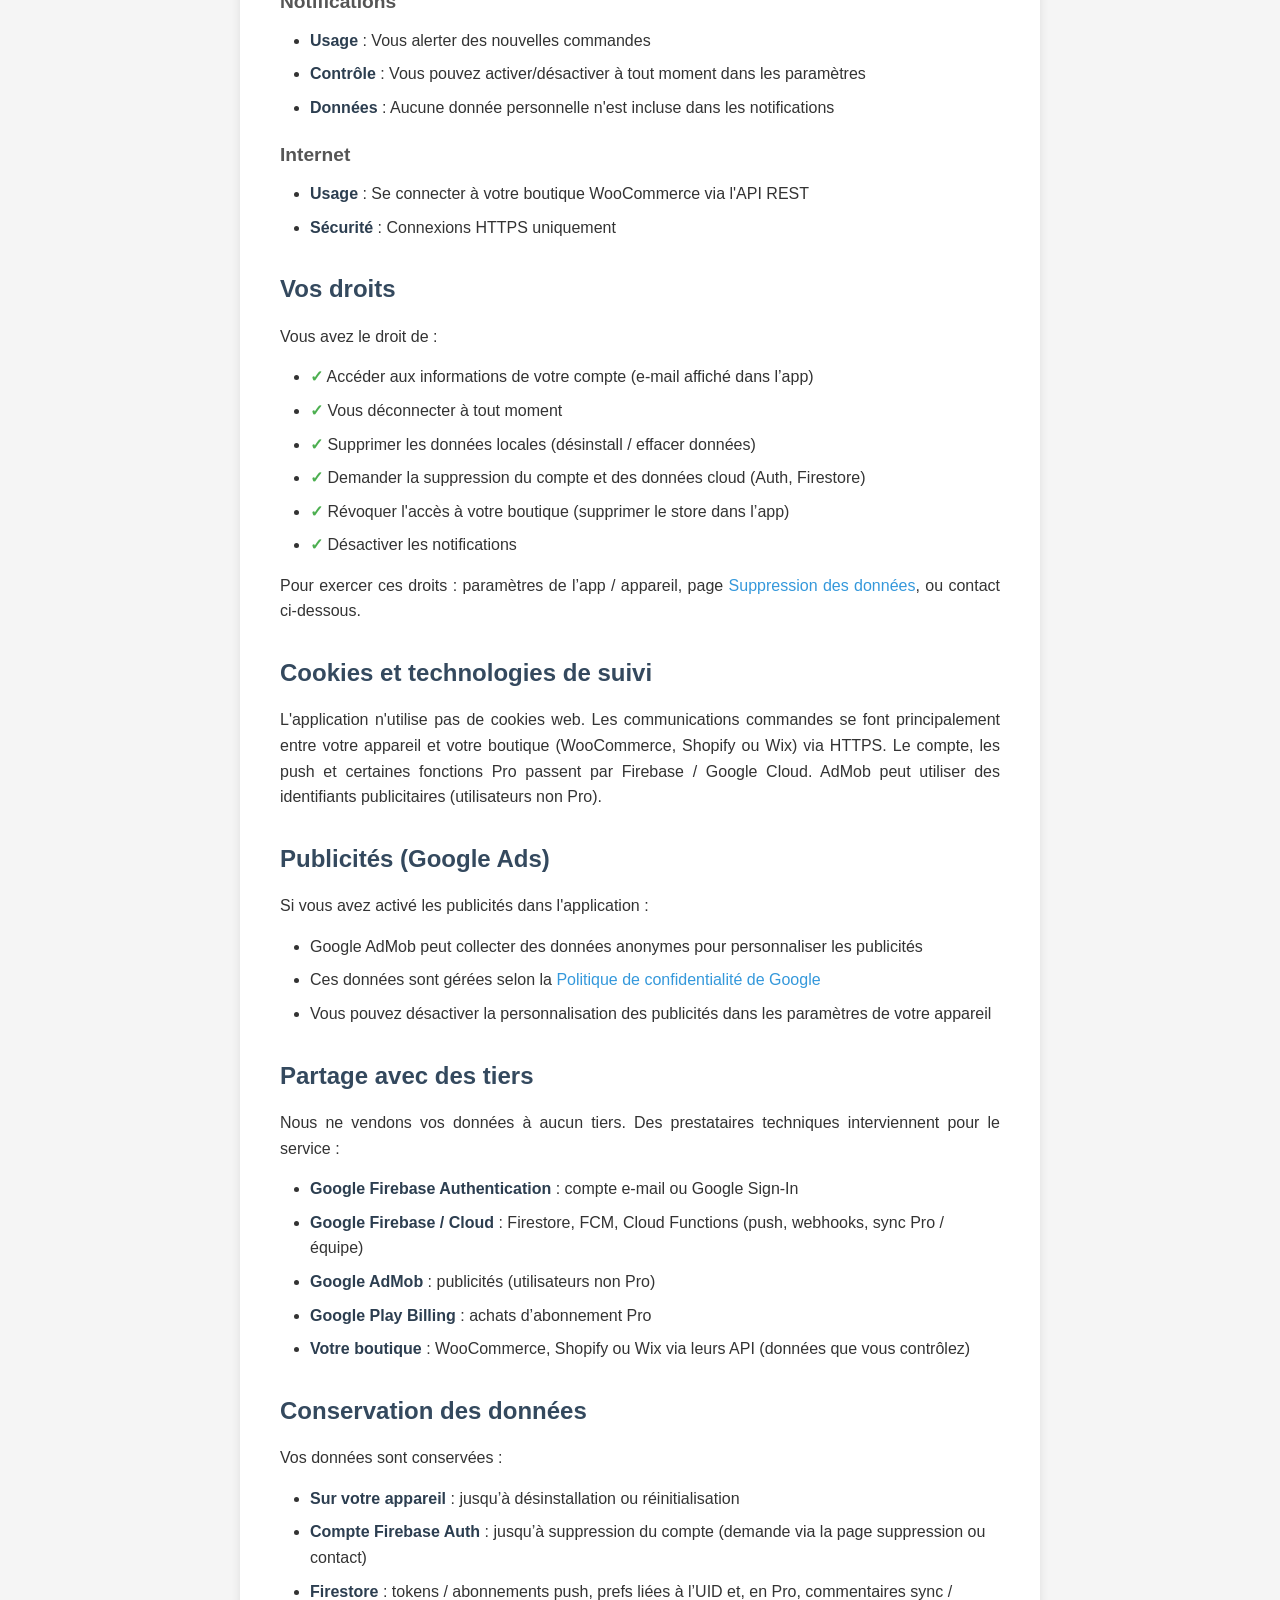
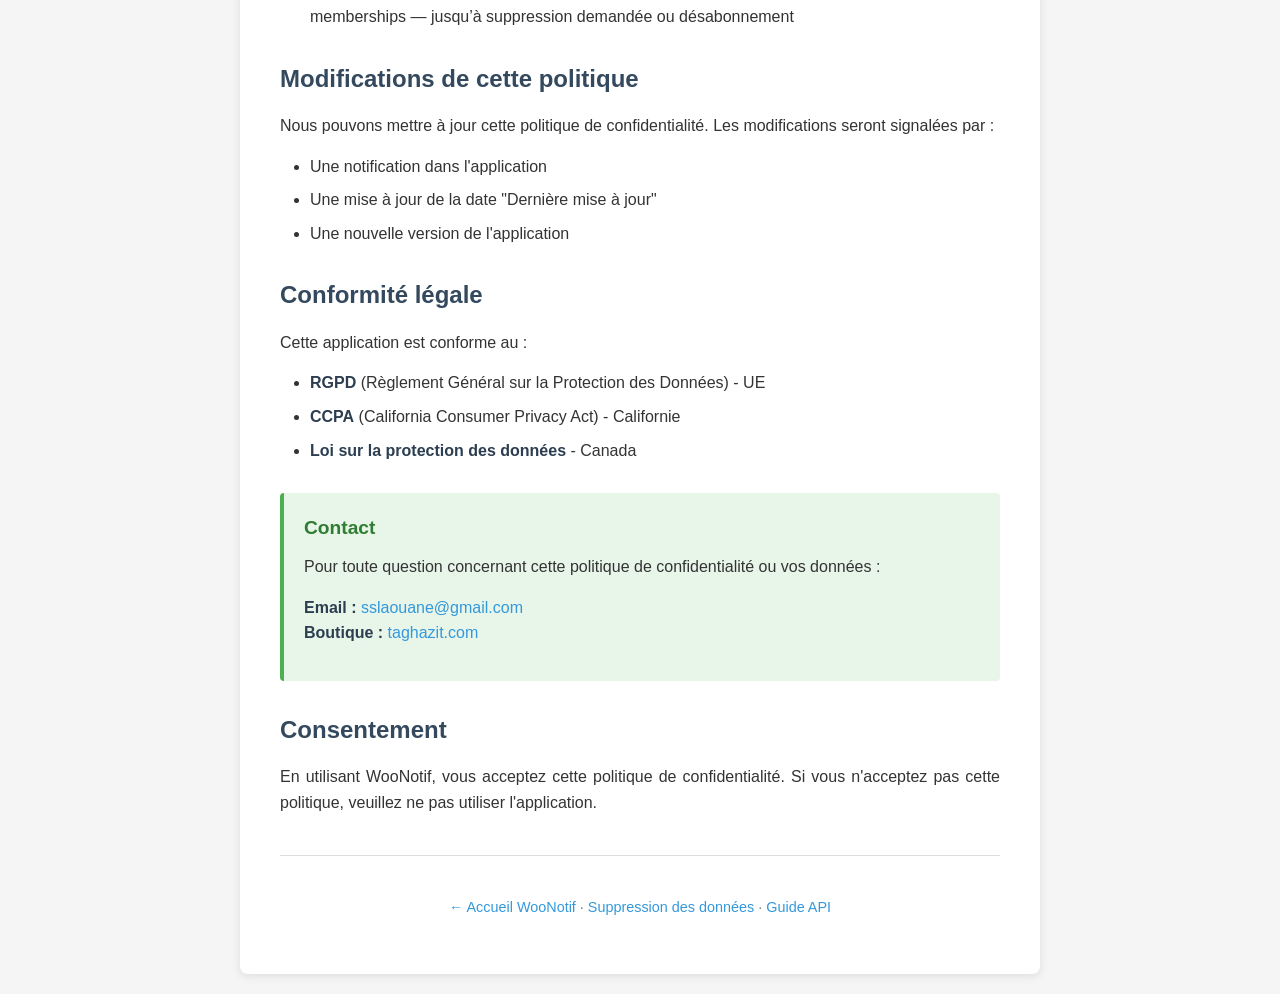
<file: privacy-policy.html>
<!DOCTYPE html>
<html lang="fr">
<head>
    <meta charset="UTF-8">
    <meta name="viewport" content="width=device-width, initial-scale=1.0">
    <meta name="description" content="Politique de confidentialité de WooNotif - Application mobile pour gérer vos commandes WooCommerce">
    <title>Politique de Confidentialité - WooNotif</title>
    <style>
        * {
            margin: 0;
            padding: 0;
            box-sizing: border-box;
        }
        
        body {
            font-family: -apple-system, BlinkMacSystemFont, 'Segoe UI', Roboto, 'Helvetica Neue', Arial, sans-serif;
            line-height: 1.6;
            color: #333;
            background-color: #f5f5f5;
            padding: 20px;
        }
        
        .container {
            max-width: 800px;
            margin: 0 auto;
            background: white;
            padding: 40px;
            border-radius: 8px;
            box-shadow: 0 2px 10px rgba(0,0,0,0.1);
        }
        
        h1 {
            color: #2c3e50;
            border-bottom: 3px solid #3498db;
            padding-bottom: 15px;
            margin-bottom: 30px;
            font-size: 2em;
        }
        
        h2 {
            color: #34495e;
            margin-top: 30px;
            margin-bottom: 15px;
            font-size: 1.5em;
        }
        
        h3 {
            color: #555;
            margin-top: 20px;
            margin-bottom: 10px;
            font-size: 1.2em;
        }
        
        p {
            margin-bottom: 15px;
            text-align: justify;
        }
        
        ul, ol {
            margin-left: 30px;
            margin-bottom: 15px;
        }
        
        li {
            margin-bottom: 8px;
        }
        
        strong {
            color: #2c3e50;
        }
        
        .last-updated {
            background-color: #ecf0f1;
            padding: 15px;
            border-left: 4px solid #3498db;
            margin-bottom: 30px;
            border-radius: 4px;
        }
        
        .contact-info {
            background-color: #e8f5e9;
            padding: 20px;
            border-radius: 4px;
            margin-top: 30px;
            border-left: 4px solid #4caf50;
        }
        
        .contact-info h3 {
            color: #2e7d32;
            margin-top: 0;
        }
        
        a {
            color: #3498db;
            text-decoration: none;
        }
        
        a:hover {
            text-decoration: underline;
        }
        
        .check {
            color: #4caf50;
            font-weight: bold;
        }
        
        .cross {
            color: #f44336;
            font-weight: bold;
        }
        
        @media (max-width: 600px) {
            .container {
                padding: 20px;
            }
            
            h1 {
                font-size: 1.5em;
            }
            
            h2 {
                font-size: 1.3em;
            }
        }
    </style>
</head>
<body>
    <div class="container">
        <p style="margin-bottom: 1rem;"><a href="index.html">← Accueil WooNotif</a></p>
        <h1>Politique de Confidentialité - WooNotif</h1>
        
        <div class="last-updated">
            <strong>Dernière mise à jour :</strong> 24 octobre 2026
        </div>
        
        <h2>Introduction</h2>
        <p>
            WooNotif ("nous", "notre", "l'application") respecte votre vie privée. Cette politique de confidentialité explique comment nous collectons, utilisons, stockons et protégeons vos informations lorsque vous utilisez notre application mobile.
        </p>
        
        <h2>Légitimité de l'application</h2>
        <p>
            WooNotif a été développée pour répondre à un besoin réel : permettre aux marchands et collaborateurs de suivre les commandes WooCommerce, Shopify ou Wix sans installer de plugins lourds comme Jetpack. Cette application est une solution testée en conditions réelles, créée pour simplifier la gestion des commandes depuis un appareil mobile.
        </p>
        
        <h2>Informations que nous collectons</h2>
        
        <div class="last-updated" style="background-color: #fff3cd; border-left-color: #ffc107;">
            <strong>Important :</strong> Un <strong>compte WooNotif</strong> (e-mail/mot de passe ou Google) est requis.
            Les clés API boutique et la plupart des données de commandes restent <strong>sur votre appareil</strong>.
            Le compte, les notifications push, les abonnements store et (en Pro) commentaires / équipe passent par
            <strong>Firebase (Google)</strong> — Auth, Firestore, Cloud Messaging / Cloud Functions.
        </div>

        <h3>Compte WooNotif (Firebase Authentication)</h3>
        <ul>
            <li><strong>Adresse e-mail</strong> : fournie à la création de compte e-mail, ou via Google Sign-In</li>
            <li><strong>Mot de passe</strong> : si connexion e-mail — traité par Firebase Auth (nous ne le stockons pas en clair)</li>
            <li><strong>Identifiant utilisateur (UID)</strong> : identifiant technique Firebase lié à votre compte</li>
            <li><strong>Profil Google</strong> (si vous choisissez « Continuer avec Google ») : e-mail et, le cas échéant, nom d’affichage transmis par Google pour l’authentification</li>
        </ul>
        <p>
            Finalité : authentification, sécurité du compte, association de vos données cloud (push, prefs, équipe) à votre UID.
            Réinitialisation du mot de passe : e-mail envoyé via Firebase.
        </p>
        
        <h3>Identifiants boutique (stockage local)</h3>
        <ul>
            <li><strong>URL de boutique</strong> (WooCommerce, Shopify ou Wix)</li>
            <li><strong>Clés / tokens API</strong> (Consumer Key/Secret, access token, etc.)</li>
        </ul>
        <p>
            Ces informations sont stockées <strong>uniquement sur votre appareil</strong> (stockage local de l’application).
            Elles ne sont pas envoyées vers Firestore pour y être conservées.
        </p>
        
        <h3>Données des commandes</h3>
        <ul>
            <li>Informations de commandes (numéro, date, client, montant, statut) récupérées via l’API de votre boutique</li>
            <li>Affichage et traitement principalement sur l’appareil ; les payloads de notification push restent minimaux (ex. identifiants de commande / boutique pour le routage)</li>
        </ul>

        <h3>Données cloud liées au compte (Firebase / Firestore)</h3>
        <ul>
            <li><strong>Tokens de notification push</strong> (FCM) et abonnements aux boutiques pour router les webhooks</li>
            <li><strong>Préférences de notification</strong> (ex. heures silencieuses) associées à votre UID</li>
            <li><strong>En Pro</strong> : commentaires synchronisés, métadonnées d’équipe / invitations (sièges collab)</li>
        </ul>
        
        <h3>Données techniques &amp; pubs / achats</h3>
        <ul>
            <li>Permissions de l’appareil (caméra pour scanner les QR codes)</li>
            <li>Identifiants publicitaires / données AdMob si vous n’êtes pas Pro (voir section Publicités)</li>
            <li>Données d’achat / abonnement Pro via Google Play Billing</li>
        </ul>
        
        <h2>Comment nous utilisons vos informations</h2>
        
        <h3>Utilisation des données</h3>
        <ul>
            <li><span class="check">✓</span> <strong>Compte</strong> : vous connecter et sécuriser l’accès à l’app</li>
            <li><span class="check">✓</span> <strong>Affichage des commandes</strong> : visualiser les commandes de vos boutiques</li>
            <li><span class="check">✓</span> <strong>Notifications</strong> : vous alerter des nouvelles commandes (si activé)</li>
            <li><span class="check">✓</span> <strong>API boutique</strong> : appeler WooCommerce / Shopify / Wix avec vos clés locales</li>
            <li><span class="check">✓</span> <strong>Équipe (Pro)</strong> : invitations et sync commentaires entre membres autorisés</li>
            <li><span class="check">✓</span> <strong>Premium</strong> : gérer l’abonnement sans publicités via Play Billing</li>
        </ul>
        
        <h3>Ce que nous ne faisons PAS</h3>
        <ul>
            <li><span class="cross">✗</span> Nous ne vendons PAS vos données à des tiers</li>
            <li><span class="cross">✗</span> Nous n'envoyons PAS vos clés API boutique (CK/CS, tokens) vers Firebase pour les stocker</li>
            <li><span class="cross">✗</span> Nous n'accédons PAS à votre boutique sans votre autorisation explicite</li>
            <li><span class="cross">✗</span> Nous ne modifions PAS produits, prix ou réglages — l’écriture de statut commande n’existe qu’en Pro avec clé write opt-in</li>
        </ul>
        
        <h2>Stockage et sécurité</h2>
        
        <h3>Stockage local et cloud</h3>
        <p>
            Sur l’appareil :
        </p>
        <ul>
            <li>Identifiants API boutique et données d’usage locales</li>
            <li>Session / persistance Auth côté client</li>
            <li>Suppression locale : désinstallation ou « Effacer les données » de l’app</li>
        </ul>
        <p>
            Sur Firebase / Google Cloud (lié à votre compte) :
        </p>
        <ul>
            <li>Compte Auth (e-mail / fournisseur Google, UID)</li>
            <li>Tokens push, abonnements notifications, préférences liées à l’UID</li>
            <li>En Pro : commentaires sync et memberships / invitations d’équipe</li>
        </ul>
        <p>
            Pour supprimer aussi le cloud : voir la page
            <a href="data-deletion.html">Suppression des données</a>.
        </p>
        
        <h3>Sécurité</h3>
        <ul>
            <li>Connexions HTTPS uniquement (obligatoire)</li>
            <li>Authentification Basic Auth sécurisée</li>
            <li>Stockage local chiffré par le système d'exploitation</li>
            <li>Aucune transmission de données sensibles en clair</li>
        </ul>
        
        <h2>Permissions de l'application</h2>
        
        <h3>Caméra</h3>
        <ul>
            <li><strong>Usage</strong> : Scanner les QR codes contenant vos clés API WooCommerce</li>
            <li><strong>Stockage</strong> : Aucune image n'est sauvegardée</li>
            <li><strong>Accès</strong> : Uniquement lorsque vous activez le scanner QR</li>
        </ul>
        
        <h3>Notifications</h3>
        <ul>
            <li><strong>Usage</strong> : Vous alerter des nouvelles commandes</li>
            <li><strong>Contrôle</strong> : Vous pouvez activer/désactiver à tout moment dans les paramètres</li>
            <li><strong>Données</strong> : Aucune donnée personnelle n'est incluse dans les notifications</li>
        </ul>
        
        <h3>Internet</h3>
        <ul>
            <li><strong>Usage</strong> : Se connecter à votre boutique WooCommerce via l'API REST</li>
            <li><strong>Sécurité</strong> : Connexions HTTPS uniquement</li>
        </ul>
        
        <h2>Vos droits</h2>
        <p>Vous avez le droit de :</p>
        <ul>
            <li><span class="check">✓</span> Accéder aux informations de votre compte (e-mail affiché dans l’app)</li>
            <li><span class="check">✓</span> Vous déconnecter à tout moment</li>
            <li><span class="check">✓</span> Supprimer les données locales (désinstall / effacer données)</li>
            <li><span class="check">✓</span> Demander la suppression du compte et des données cloud (Auth, Firestore)</li>
            <li><span class="check">✓</span> Révoquer l'accès à votre boutique (supprimer le store dans l’app)</li>
            <li><span class="check">✓</span> Désactiver les notifications</li>
        </ul>
        <p>
            Pour exercer ces droits : paramètres de l’app / appareil, page
            <a href="data-deletion.html">Suppression des données</a>, ou contact ci-dessous.
        </p>
        
        <h2>Cookies et technologies de suivi</h2>
        <p>
            L'application n'utilise pas de cookies web. Les communications commandes se font principalement entre votre appareil et votre boutique (WooCommerce, Shopify ou Wix) via HTTPS.
            Le compte, les push et certaines fonctions Pro passent par Firebase / Google Cloud. AdMob peut utiliser des identifiants publicitaires (utilisateurs non Pro).
        </p>
        
        <h2>Publicités (Google Ads)</h2>
        <p>
            Si vous avez activé les publicités dans l'application :
        </p>
        <ul>
            <li>Google AdMob peut collecter des données anonymes pour personnaliser les publicités</li>
            <li>Ces données sont gérées selon la <a href="https://policies.google.com/privacy" target="_blank" rel="noopener">Politique de confidentialité de Google</a></li>
            <li>Vous pouvez désactiver la personnalisation des publicités dans les paramètres de votre appareil</li>
        </ul>
        
        <h2>Partage avec des tiers</h2>
        <p>
            Nous ne vendons vos données à aucun tiers. Des prestataires techniques interviennent pour le service :
        </p>
        <ul>
            <li><strong>Google Firebase Authentication</strong> : compte e-mail ou Google Sign-In</li>
            <li><strong>Google Firebase / Cloud</strong> : Firestore, FCM, Cloud Functions (push, webhooks, sync Pro / équipe)</li>
            <li><strong>Google AdMob</strong> : publicités (utilisateurs non Pro)</li>
            <li><strong>Google Play Billing</strong> : achats d’abonnement Pro</li>
            <li><strong>Votre boutique</strong> : WooCommerce, Shopify ou Wix via leurs API (données que vous contrôlez)</li>
        </ul>
        
        <h2>Conservation des données</h2>
        <p>
            Vos données sont conservées :
        </p>
        <ul>
            <li><strong>Sur votre appareil</strong> : jusqu’à désinstallation ou réinitialisation</li>
            <li><strong>Compte Firebase Auth</strong> : jusqu’à suppression du compte (demande via la page suppression ou contact)</li>
            <li><strong>Firestore</strong> : tokens / abonnements push, prefs liées à l’UID et, en Pro, commentaires sync / memberships — jusqu’à suppression demandée ou désabonnement</li>
        </ul>
        
        <h2>Modifications de cette politique</h2>
        <p>
            Nous pouvons mettre à jour cette politique de confidentialité. Les modifications seront signalées par :
        </p>
        <ul>
            <li>Une notification dans l'application</li>
            <li>Une mise à jour de la date "Dernière mise à jour"</li>
            <li>Une nouvelle version de l'application</li>
        </ul>
        
        <h2>Conformité légale</h2>
        <p>
            Cette application est conforme au :
        </p>
        <ul>
            <li><strong>RGPD</strong> (Règlement Général sur la Protection des Données) - UE</li>
            <li><strong>CCPA</strong> (California Consumer Privacy Act) - Californie</li>
            <li><strong>Loi sur la protection des données</strong> - Canada</li>
        </ul>
        
        <div class="contact-info">
            <h3>Contact</h3>
            <p>
                Pour toute question concernant cette politique de confidentialité ou vos données :
            </p>
            <p>
                <strong>Email :</strong> <a href="mailto:sslaouane@gmail.com">sslaouane@gmail.com</a><br>
                <strong>Boutique :</strong> <a href="https://taghazit.com" target="_blank" rel="noopener">taghazit.com</a>
            </p>
        </div>
        
        <h2>Consentement</h2>
        <p>
            En utilisant WooNotif, vous acceptez cette politique de confidentialité. Si vous n'acceptez pas cette politique, veuillez ne pas utiliser l'application.
        </p>
        
        <hr style="margin: 40px 0; border: none; border-top: 1px solid #ddd;">
        
        <p style="text-align: center; color: #777; font-size: 0.9em;">
            <a href="index.html">← Accueil WooNotif</a> ·
            <a href="data-deletion.html">Suppression des données</a> ·
            <a href="guide-api-webhook.html">Guide API</a>
        </p>
    </div>
</body>
</html>
</file>
<file: style.css>
:root {
    --ink: #0f172a;
    --muted: #546e7a;
    --accent: #1e88e5;
    --accent-hover: #1565c0;
    --accent-deep: #1a237e;
    --line: #e3f2fd;
    --surface: #f5f9fc;
    --sale: #e65100;
}

* {
    margin: 0;
    padding: 0;
    box-sizing: border-box;
}

html {
    font-size: 16px;
    scroll-behavior: smooth;
}

body {
    font-family: 'DM Sans', system-ui, sans-serif;
    line-height: 1.6;
    color: var(--ink);
    background-color: #ffffff;
}

.container {
    max-width: 1200px;
    margin: 0 auto;
    padding: 0 20px;
}

/* Header */
.header {
    position: fixed;
    top: 0;
    left: 0;
    right: 0;
    background: rgba(255, 255, 255, 0.95);
    backdrop-filter: blur(10px);
    border-bottom: 1px solid #e8eef4;
    z-index: 1000;
}

.nav {
    padding: 0.75rem 0;
}

.nav-container {
    display: flex;
    align-items: center;
    justify-content: space-between;
    max-width: 1200px;
    margin: 0 auto;
    padding: 0 20px;
    gap: 1rem;
}

.logo {
    display: flex;
    align-items: center;
    text-decoration: none;
    color: var(--accent-deep);
    font-weight: 700;
    font-size: 1.2rem;
    flex-shrink: 0;
}

.logo-icon {
    width: 44px;
    height: 44px;
    margin-right: 0.5rem;
    border-radius: 10px;
}

.logo-text {
    font-family: 'Manrope', 'DM Sans', sans-serif;
    font-weight: 800;
}

.nav-menu {
    display: flex;
    list-style: none;
    gap: 0.5rem;
    margin: 0;
}

.nav-menu a {
    text-decoration: none;
    color: var(--muted);
    font-weight: 500;
    padding: 0.5rem 0.85rem;
    border-radius: 0.5rem;
    transition: color 0.2s, background 0.2s;
}

.nav-menu a:hover {
    color: var(--accent-hover);
    background: var(--line);
}

.hamburger {
    display: none;
    flex-direction: column;
    justify-content: space-around;
    width: 24px;
    height: 24px;
    cursor: pointer;
    padding: 0;
    background: none;
    border: none;
}

.hamburger span {
    width: 24px;
    height: 2px;
    background: var(--muted);
    transition: all 0.3s;
    transform-origin: center;
}

.hamburger.active span:nth-child(1) {
    transform: rotate(45deg) translate(6px, 6px);
}

.hamburger.active span:nth-child(2) {
    opacity: 0;
}

.hamburger.active span:nth-child(3) {
    transform: rotate(-45deg) translate(6px, -6px);
}

.mobile-menu {
    display: none;
    position: absolute;
    top: 100%;
    left: 0;
    right: 0;
    background: white;
    border-bottom: 1px solid #e8eef4;
    box-shadow: 0 8px 20px rgba(15, 23, 42, 0.08);
}

.mobile-menu.show {
    display: block;
}

.mobile-menu ul {
    list-style: none;
    padding: 1rem 0;
    margin: 0;
}

.mobile-menu li {
    padding: 0.45rem 1.5rem;
}

.mobile-menu a {
    display: block;
    color: var(--muted);
    text-decoration: none;
    font-weight: 500;
}

.mobile-menu a:hover {
    color: var(--accent-hover);
}

/* Buttons */
.btn {
    display: inline-flex;
    align-items: center;
    justify-content: center;
    padding: 0.75rem 1.5rem;
    border-radius: 0.55rem;
    font-weight: 600;
    text-decoration: none;
    transition: all 0.25s ease;
    cursor: pointer;
    border: none;
    font-size: 0.875rem;
}

.btn-primary {
    background-color: var(--accent);
    color: white;
    border: 2px solid var(--accent);
}

.btn-primary:hover {
    background-color: var(--accent-hover);
    border-color: var(--accent-hover);
    transform: translateY(-1px);
    box-shadow: 0 10px 24px rgba(30, 136, 229, 0.28);
}

.btn-outline {
    background: transparent;
    color: var(--accent);
    border: 2px solid var(--accent);
}

.btn-outline:hover {
    background: var(--accent);
    color: white;
}

.btn-secondary {
    background: #455a64;
    color: white;
    border: 2px solid #455a64;
}

.btn-secondary:hover {
    background: var(--accent-deep);
    border-color: var(--accent-deep);
}

.btn-large {
    padding: 1rem 2rem;
    font-size: 1.05rem;
    font-weight: 700;
    margin-bottom: 1rem;
}

.btn-small {
    padding: 0.5rem 1rem;
    font-size: 0.75rem;
}

/* Hero */
.hero {
    padding: 110px 0 72px;
    background:
        radial-gradient(circle at 12% 18%, rgba(30, 136, 229, 0.18), transparent 42%),
        radial-gradient(circle at 88% 8%, rgba(26, 35, 126, 0.12), transparent 40%),
        linear-gradient(160deg, #e8f4fd 0%, #f7fafc 55%, #eef2ff 100%);
    min-height: 92vh;
    display: flex;
    align-items: center;
}

.hero-container {
    max-width: 1200px;
    margin: 0 auto;
    padding: 0 20px;
    display: grid;
    grid-template-columns: 1.05fr 0.95fr;
    gap: 3rem;
    align-items: center;
}

.hero-badge {
    display: inline-flex;
    align-items: center;
    gap: 0.4rem;
    padding: 0.35rem 0.85rem;
    border-radius: 999px;
    background: rgba(30, 136, 229, 0.12);
    color: var(--accent-deep);
    font-size: 0.85rem;
    font-weight: 600;
    margin-bottom: 1.25rem;
}

.hero-title {
    font-family: 'Manrope', 'DM Sans', sans-serif;
    font-size: clamp(2.1rem, 4.5vw, 3.35rem);
    line-height: 1.12;
    font-weight: 800;
    color: var(--accent-deep);
    margin-bottom: 1rem;
    letter-spacing: -0.02em;
}

.hero-title .highlight {
    color: var(--accent);
}

.hero-description {
    font-size: 1.1rem;
    color: var(--muted);
    max-width: 34rem;
    margin-bottom: 1.5rem;
}

.hero-features {
    display: flex;
    flex-wrap: wrap;
    gap: 0.65rem;
    margin-bottom: 1.75rem;
}

.feature-item {
    display: inline-flex;
    align-items: center;
    gap: 0.4rem;
    padding: 0.4rem 0.75rem;
    background: white;
    border: 1px solid #d7e6f5;
    border-radius: 999px;
    font-size: 0.875rem;
    font-weight: 600;
    color: #334155;
}

.feature-item-icon {
    width: 14px;
    height: 14px;
    color: var(--accent);
}

.platform-line {
    display: flex;
    flex-wrap: wrap;
    gap: 0.5rem;
    margin-top: 0.75rem;
}

.platform-pill {
    font-size: 0.8rem;
    font-weight: 600;
    padding: 0.3rem 0.7rem;
    border-radius: 999px;
}

.platform-pill--available {
    background: #e3f2fd;
    color: var(--accent-hover);
}

.hero-footer {
    margin-top: 1rem;
    font-size: 0.9rem;
    color: var(--muted);
}

.app-showcase {
    position: relative;
    display: flex;
    justify-content: center;
    gap: 1rem;
    align-items: flex-end;
}

.phone-mockup {
    width: min(220px, 42vw);
    border-radius: 22px;
    overflow: hidden;
    box-shadow: 0 24px 48px rgba(26, 35, 126, 0.18);
    border: 3px solid #fff;
    background: #0f172a;
}

.phone-mockup:nth-child(2) {
    transform: translateY(-18px);
}

.phone-screen {
    display: block;
    width: 100%;
    height: auto;
}

/* Sections common */
.section-header {
    text-align: center;
    max-width: 640px;
    margin: 0 auto 3rem;
}

.section-header h2 {
    font-family: 'Manrope', 'DM Sans', sans-serif;
    font-size: clamp(1.75rem, 3.5vw, 2.4rem);
    font-weight: 800;
    color: var(--accent-deep);
    line-height: 1.2;
    margin-bottom: 0.75rem;
}

.section-header h2 .highlight {
    color: var(--accent);
}

.section-header p {
    color: var(--muted);
    font-size: 1.05rem;
}

/* Features */
.features {
    padding: 88px 0;
    background: #fff;
}

.features-grid {
    display: grid;
    grid-template-columns: repeat(3, 1fr);
    gap: 1.25rem;
}

.feature-card {
    padding: 1.5rem;
    border: 1px solid #e8eef4;
    border-radius: 1rem;
    background: linear-gradient(180deg, #fff 0%, var(--surface) 100%);
    transition: transform 0.2s, box-shadow 0.2s;
}

.feature-card:hover {
    transform: translateY(-3px);
    box-shadow: 0 14px 30px rgba(26, 35, 126, 0.08);
}

.feature-icon-large {
    font-size: 1.75rem;
    margin-bottom: 0.75rem;
}

.feature-card h3 {
    font-family: 'Manrope', sans-serif;
    font-size: 1.15rem;
    margin-bottom: 0.5rem;
    color: var(--accent-deep);
}

.feature-card > p {
    color: var(--muted);
    font-size: 0.95rem;
    margin-bottom: 0.85rem;
}

.feature-card ul {
    list-style: none;
    margin: 0;
}

.feature-card li {
    position: relative;
    padding-left: 1.1rem;
    margin-bottom: 0.35rem;
    font-size: 0.9rem;
    color: #334155;
}

.feature-card li::before {
    content: '';
    position: absolute;
    left: 0;
    top: 0.55em;
    width: 6px;
    height: 6px;
    border-radius: 50%;
    background: var(--accent);
}

.pro-tag {
    display: inline-block;
    font-size: 0.7rem;
    font-weight: 700;
    text-transform: uppercase;
    letter-spacing: 0.04em;
    color: var(--accent-hover);
    background: #e3f2fd;
    padding: 0.15rem 0.45rem;
    border-radius: 999px;
    margin-left: 0.35rem;
    vertical-align: middle;
}

/* How it works */
.how-it-works {
    padding: 88px 0;
    background: var(--surface);
}

.steps-grid {
    display: grid;
    grid-template-columns: repeat(4, 1fr);
    gap: 1.25rem;
}

.step {
    text-align: center;
    padding: 1.5rem 1rem;
    background: white;
    border-radius: 1rem;
    border: 1px solid #e8eef4;
}

.step-number {
    width: 36px;
    height: 36px;
    margin: 0 auto 0.75rem;
    border-radius: 50%;
    background: var(--accent);
    color: white;
    display: flex;
    align-items: center;
    justify-content: center;
    font-weight: 800;
    font-family: 'Manrope', sans-serif;
}

.step-icon {
    font-size: 1.5rem;
    margin-bottom: 0.5rem;
}

.step h3 {
    font-size: 1.05rem;
    margin-bottom: 0.4rem;
    color: var(--accent-deep);
}

.step p {
    font-size: 0.9rem;
    color: var(--muted);
}

.how-link {
    text-align: center;
    margin-top: 2rem;
}

.how-link a {
    color: var(--accent-hover);
    font-weight: 600;
}

/* Pricing */
.pricing {
    padding: 88px 0;
    background: #fff;
}

.pricing-grid {
    display: grid;
    grid-template-columns: 1fr 1fr;
    gap: 1.5rem;
    max-width: 900px;
    margin: 0 auto;
}

.pricing-card {
    padding: 2rem 1.75rem;
    border: 1px solid #e8eef4;
    border-radius: 1.15rem;
    background: white;
    display: flex;
    flex-direction: column;
}

.pricing-card.featured {
    border-color: var(--accent);
    box-shadow: 0 18px 40px rgba(30, 136, 229, 0.15);
    position: relative;
}

.featured-badge {
    position: absolute;
    top: -12px;
    left: 50%;
    transform: translateX(-50%);
    background: var(--accent);
    color: white;
    font-size: 0.75rem;
    font-weight: 700;
    padding: 0.3rem 0.85rem;
    border-radius: 999px;
    white-space: nowrap;
}

.pricing-header h3 {
    font-family: 'Manrope', sans-serif;
    font-size: 1.35rem;
    color: var(--accent-deep);
    margin-bottom: 0.35rem;
}

.pricing-header > p {
    color: var(--muted);
    font-size: 0.95rem;
    margin-bottom: 1rem;
}

.price {
    margin-bottom: 1.25rem;
}

.price-amount {
    font-family: 'Manrope', sans-serif;
    font-size: 2rem;
    font-weight: 800;
    color: var(--accent-deep);
}

.price-note {
    display: block;
    margin-top: 0.35rem;
    font-size: 0.85rem;
    color: var(--muted);
}

.pricing-features {
    flex: 1;
    margin-bottom: 1.5rem;
}

.pricing-features p {
    font-size: 0.85rem;
    font-weight: 700;
    color: var(--accent-deep);
    margin: 0.85rem 0 0.4rem;
}

.pricing-features ul {
    list-style: none;
}

.pricing-features li {
    position: relative;
    padding-left: 1.2rem;
    margin-bottom: 0.4rem;
    font-size: 0.92rem;
    color: #334155;
}

.pricing-features li::before {
    content: '✓';
    position: absolute;
    left: 0;
    color: var(--accent);
    font-weight: 700;
}

.pricing-footer {
    margin-top: 2.5rem;
    display: grid;
    gap: 1rem;
    max-width: 900px;
    margin-left: auto;
    margin-right: auto;
}

.highlight-box {
    padding: 1.15rem 1.35rem;
    border-radius: 0.85rem;
    background: var(--surface);
    border-left: 4px solid var(--accent);
}

.highlight-box h3 {
    font-size: 1rem;
    margin-bottom: 0.35rem;
    color: var(--accent-deep);
}

.highlight-box p {
    font-size: 0.92rem;
    color: var(--muted);
}

.footer-note {
    text-align: center;
    font-size: 0.85rem;
    color: var(--muted);
}

/* FAQ */
.faq {
    padding: 88px 0;
    background: var(--surface);
}

.faq-list {
    max-width: 760px;
    margin: 0 auto;
    display: grid;
    gap: 0.75rem;
}

.faq-item {
    background: white;
    border: 1px solid #e8eef4;
    border-radius: 0.75rem;
    padding: 0.25rem 1.1rem;
}

.faq-item summary {
    cursor: pointer;
    font-weight: 650;
    color: var(--accent-deep);
    padding: 0.9rem 0;
    list-style: none;
}

.faq-item summary::-webkit-details-marker {
    display: none;
}

.faq-item summary::after {
    content: '+';
    float: right;
    color: var(--accent);
    font-weight: 700;
}

.faq-item[open] summary::after {
    content: '−';
}

.faq-item p {
    padding: 0 0 1rem;
    color: var(--muted);
    font-size: 0.95rem;
}

.faq-cta {
    text-align: center;
    margin-top: 2rem;
}

.faq-cta p {
    margin-bottom: 0.75rem;
    color: var(--muted);
}

/* Footer */
.footer {
    padding: 56px 0 28px;
    background: #0f172a;
    color: #cbd5e1;
}

.footer-content {
    display: flex;
    justify-content: space-between;
    gap: 2rem;
    flex-wrap: wrap;
    margin-bottom: 2rem;
}

.footer-logo {
    display: flex;
    align-items: center;
    gap: 0.65rem;
    font-weight: 700;
    color: white;
    font-family: 'Manrope', sans-serif;
}

.footer-icon {
    width: 40px;
    height: 40px;
    border-radius: 8px;
}

.footer-links {
    display: flex;
    gap: 2.5rem;
    flex-wrap: wrap;
}

.footer-section h4 {
    color: white;
    font-size: 0.9rem;
    margin-bottom: 0.75rem;
}

.footer-section ul {
    list-style: none;
}

.footer-section a {
    color: #e9edf3;
    text-decoration: none;
    font-size: 0.9rem;
    display: inline-block;
    margin-bottom: 0.4rem;
}

.footer-section a:hover {
    color: #90caf9;
}

.footer-bottom {
    border-top: 1px solid #1e293b;
    padding-top: 1.25rem;
    text-align: center;
    font-size: 0.85rem;
    color: #64748b;
}

/* Responsive */
@media (max-width: 960px) {
    .hero-container {
        grid-template-columns: 1fr;
        text-align: center;
    }

    .hero-description {
        margin-left: auto;
        margin-right: auto;
    }

    .hero-features {
        justify-content: center;
    }

    .platform-line {
        justify-content: center;
    }

    .features-grid {
        grid-template-columns: 1fr 1fr;
    }

    .steps-grid {
        grid-template-columns: 1fr 1fr;
    }

    .phone-mockup:nth-child(2) {
        transform: none;
    }
}

@media (max-width: 720px) {
    .nav-menu,
    .nav-container > .btn {
        display: none;
    }

    .hamburger {
        display: flex;
    }

    .features-grid,
    .pricing-grid,
    .steps-grid {
        grid-template-columns: 1fr;
    }

    .hero {
        padding-top: 96px;
        min-height: auto;
    }

    .app-showcase {
        margin-top: 0.5rem;
    }

    .phone-mockup {
        width: min(160px, 44vw);
    }
}
</file>
